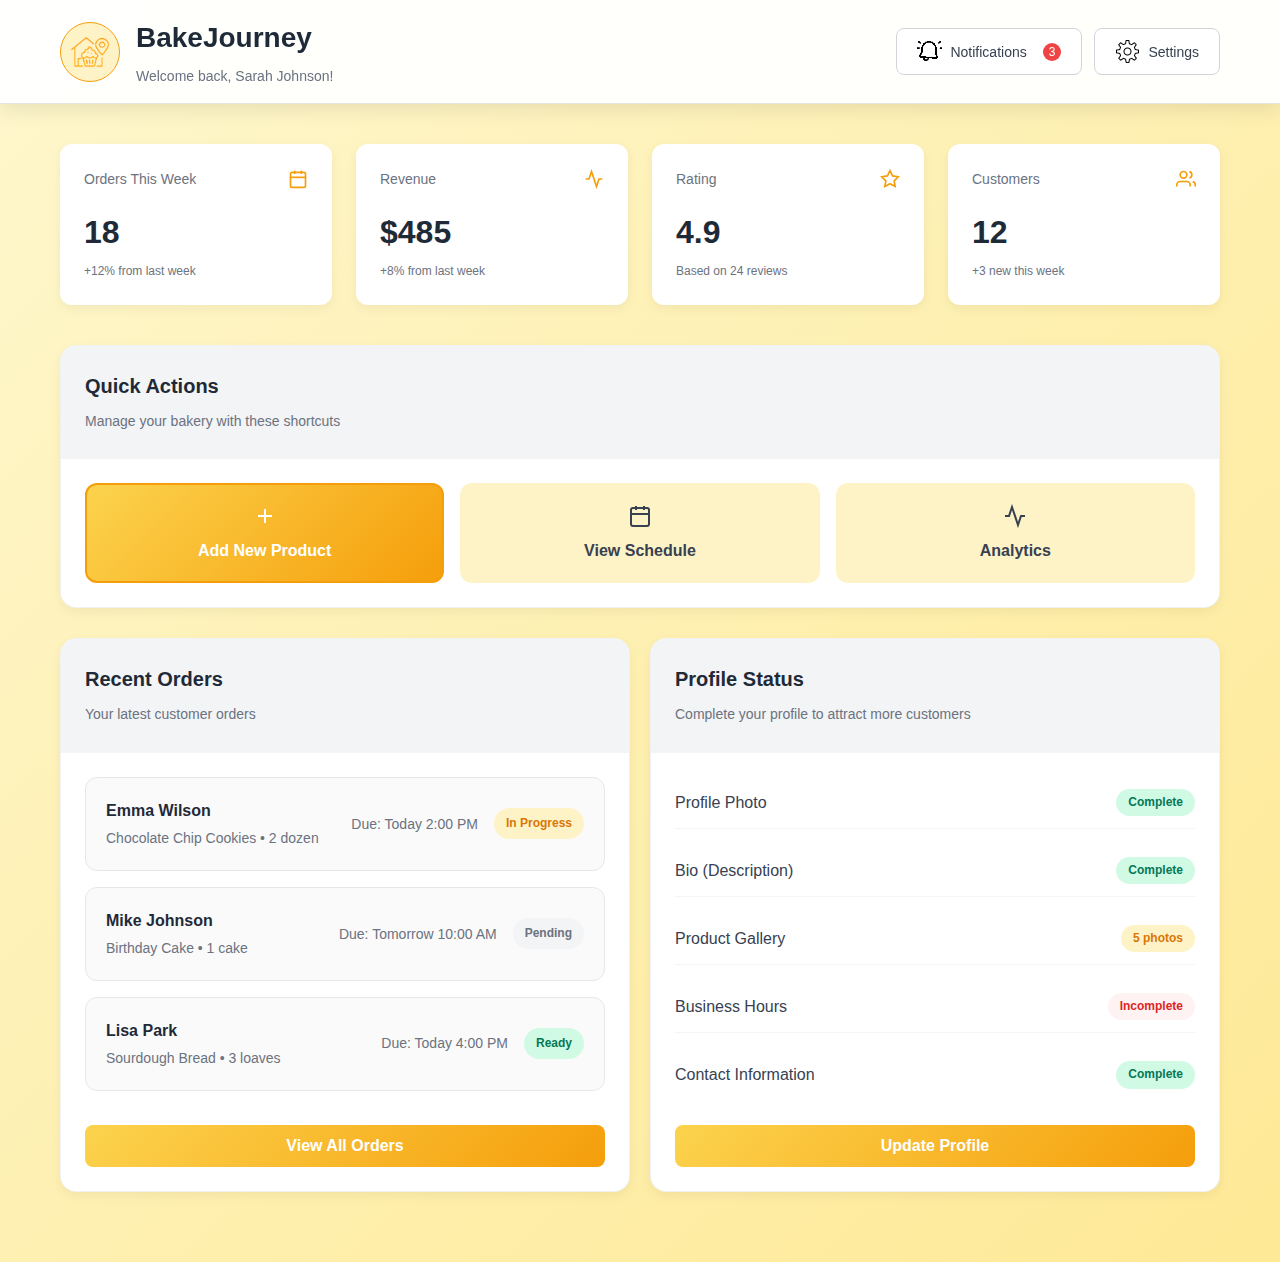
<file: bakerhomepage.html>
<!DOCTYPE html>
<html lang="en">
  <head>
    <meta charset="UTF-8" />
    <meta name="viewport" content="width=device-width, initial-scale=1.0" />
    <title>Baker Dashboard | BakeJourney</title>
    <meta name="description" content="Baker dashboard for managing orders, products, and profile" />
    <link rel="stylesheet" href="bakerhomepage.css" />
  </head>

  <body>
    <!-- Header -->
    <header class="header">
      <div class="container">
        <div class="header-content">
          <div class="brand">
            <div class="brand-icon">
              <img src="Logo.png" alt="BakeJourney Logo" width="40" height="40">
            </div>
            <div>
              <h1 class="brand-title">BakeJourney</h1>
              <p class="brand-subtitle">Welcome back, Sarah Johnson!</p>
            </div>
          </div>
          
          <div class="header-actions">
            <button class="btn">
              <img src="alert.gif" alt="BakeJourney Logo" width="25" height="25"> Notifications
              <span class="notification-badge">3</span>
            </button>
            <button class="btn">
              <img src="settings.png" alt="BakeJourney Logo" width="25" height="25"> Settings
            </button>
          </div>
        </div>
      </div>
    </header>

    <!-- Main Content -->
    <main class="main">
      <div class="container">
        <!-- Quick Stats -->
        <div class="stats-grid">
          <div class="stat-card">
            <div class="stat-header">
              <span class="stat-title">Orders This Week</span>
              <svg class="stat-icon" viewBox="0 0 24 24" fill="none" stroke="currentColor" stroke-width="2">
                <rect x="3" y="4" width="18" height="18" rx="2" ry="2"/>
                <line x1="16" y1="2" x2="16" y2="6"/>
                <line x1="8" y1="2" x2="8" y2="6"/>
                <line x1="3" y1="10" x2="21" y2="10"/>
              </svg>
            </div>
            <div class="stat-value">18</div>
            <div class="stat-change">+12% from last week</div>
          </div>

          <div class="stat-card">
            <div class="stat-header">
              <span class="stat-title">Revenue</span>
              <svg class="stat-icon" viewBox="0 0 24 24" fill="none" stroke="currentColor" stroke-width="2">
                <polyline points="22,12 18,12 15,21 9,3 6,12 2,12"/>
              </svg>
            </div>
            <div class="stat-value">$485</div>
            <div class="stat-change">+8% from last week</div>
          </div>

          <div class="stat-card">
            <div class="stat-header">
              <span class="stat-title">Rating</span>
              <svg class="stat-icon" viewBox="0 0 24 24" fill="none" stroke="currentColor" stroke-width="2">
                <polygon points="12,2 15.09,8.26 22,9.27 17,14.14 18.18,21.02 12,17.77 5.82,21.02 7,14.14 2,9.27 8.91,8.26"/>
              </svg>
            </div>
            <div class="stat-value">4.9</div>
            <div class="stat-change">Based on 24 reviews</div>
          </div>

          <div class="stat-card">
            <div class="stat-header">
              <span class="stat-title">Customers</span>
              <svg class="stat-icon" viewBox="0 0 24 24" fill="none" stroke="currentColor" stroke-width="2">
                <path d="M17 21v-2a4 4 0 0 0-4-4H5a4 4 0 0 0-4 4v2"/>
                <circle cx="9" cy="7" r="4"/>
                <path d="M23 21v-2a4 4 0 0 0-3-3.87"/>
                <path d="M16 3.13a4 4 0 0 1 0 7.75"/>
              </svg>
            </div>
            <div class="stat-value">12</div>
            <div class="stat-change">+3 new this week</div>
          </div>
        </div>

        <!-- Quick Actions -->
        <div class="content-card">
          <div class="card-header">
            <h3>Quick Actions</h3>
            <p class="card-description">Manage your bakery with these shortcuts</p>
          </div>
          <div class="card-content">
            <div class="actions-grid">
              <a href="bakerproductmngmt.html" class="action-btn primary">
                <svg class="action-icon" viewBox="0 0 24 24" fill="none" stroke="currentColor" stroke-width="2">
                  <line x1="12" y1="5" x2="12" y2="19"/>
                  <line x1="5" y1="12" x2="19" y2="12"/>
                </svg>
                <span>Add New Product</span>
              </a>
              <a href="#" class="action-btn">
                <svg class="action-icon" viewBox="0 0 24 24" fill="none" stroke="currentColor" stroke-width="2">
                  <rect x="3" y="4" width="18" height="18" rx="2" ry="2"/>
                  <line x1="16" y1="2" x2="16" y2="6"/>
                  <line x1="8" y1="2" x2="8" y2="6"/>
                  <line x1="3" y1="10" x2="21" y2="10"/>
                </svg>
                <span>View Schedule</span>
              </a>
              <a href="#" class="action-btn">
                <svg class="action-icon" viewBox="0 0 24 24" fill="none" stroke="currentColor" stroke-width="2">
                  <polyline points="22,12 18,12 15,21 9,3 6,12 2,12"/>
                </svg>
                <span>Analytics</span>
              </a>
            </div>
          </div>
        </div>

      <div class="sales-info">
        <!-- Recent Orders -->
        <div class="content-card">
          <div class="card-header">
            <h3>Recent Orders</h3>
            <p class="card-description">Your latest customer orders</p>
          </div>
          <div class="card-content">
            <div class="orders-list">
              <div class="order-item">
                <div class="order-info">
                  <h4>Emma Wilson</h4>
                  <p class="order-details">Chocolate Chip Cookies • 2 dozen</p>
                </div>
                <div class="order-meta">
                  <div class="order-due">Due: Today 2:00 PM</div>
                  <span class="status-badge status-progress">In Progress</span>
                </div>
              </div>

              <div class="order-item">
                <div class="order-info">
                  <h4>Mike Johnson</h4>
                  <p class="order-details">Birthday Cake • 1 cake</p>
                </div>
                <div class="order-meta">
                  <div class="order-due">Due: Tomorrow 10:00 AM</div>
                  <span class="status-badge status-pending">Pending</span>
                </div>
              </div>

              <div class="order-item">
                <div class="order-info">
                  <h4>Lisa Park</h4>
                  <p class="order-details">Sourdough Bread • 3 loaves</p>
                </div>
                <div class="order-meta">
                  <div class="order-due">Due: Today 4:00 PM</div>
                  <span class="status-badge status-ready">Ready</span>
                </div>
              </div>
            </div>
            <div style="margin-top: 34px;">
              <button class="view-btn" style="width: 100%;">View All Orders</button>
            </div>
          </div>
        </div>

        <!-- Profile Status -->
        <div class="content-card">
          <div class="card-header">
            <h3>Profile Status</h3>
            <p class="card-description">Complete your profile to attract more customers</p>
          </div>
          <div class="card-content">
            <div class="profile-items">
              <div class="profile-item">
                <span class="profile-label">Profile Photo</span>
                <span class="profile-badge badge-complete">Complete</span>
              </div>
              <div class="profile-item">
                <span class="profile-label">Bio (Description)</span>
                <span class="profile-badge badge-complete">Complete</span>
              </div>
              <div class="profile-item">
                <span class="profile-label">Product Gallery</span>
                <span class="profile-badge badge-partial">5 photos</span>
              </div>
              <div class="profile-item">
                <span class="profile-label">Business Hours</span>
                <span class="profile-badge badge-incomplete">Incomplete</span>
              </div>
              <div class="profile-item">
                <span class="profile-label">Contact Information</span>
                <span class="profile-badge badge-complete">Complete</span>
              </div>
            </div>
            <div style="margin-top: 24px;">
              <button class="view-btn" style="width: 100%;">Update Profile</button>
            </div>
          </div>
        </div>
      </div>
      </div>
    </main>
  </body>
</html>
</file>
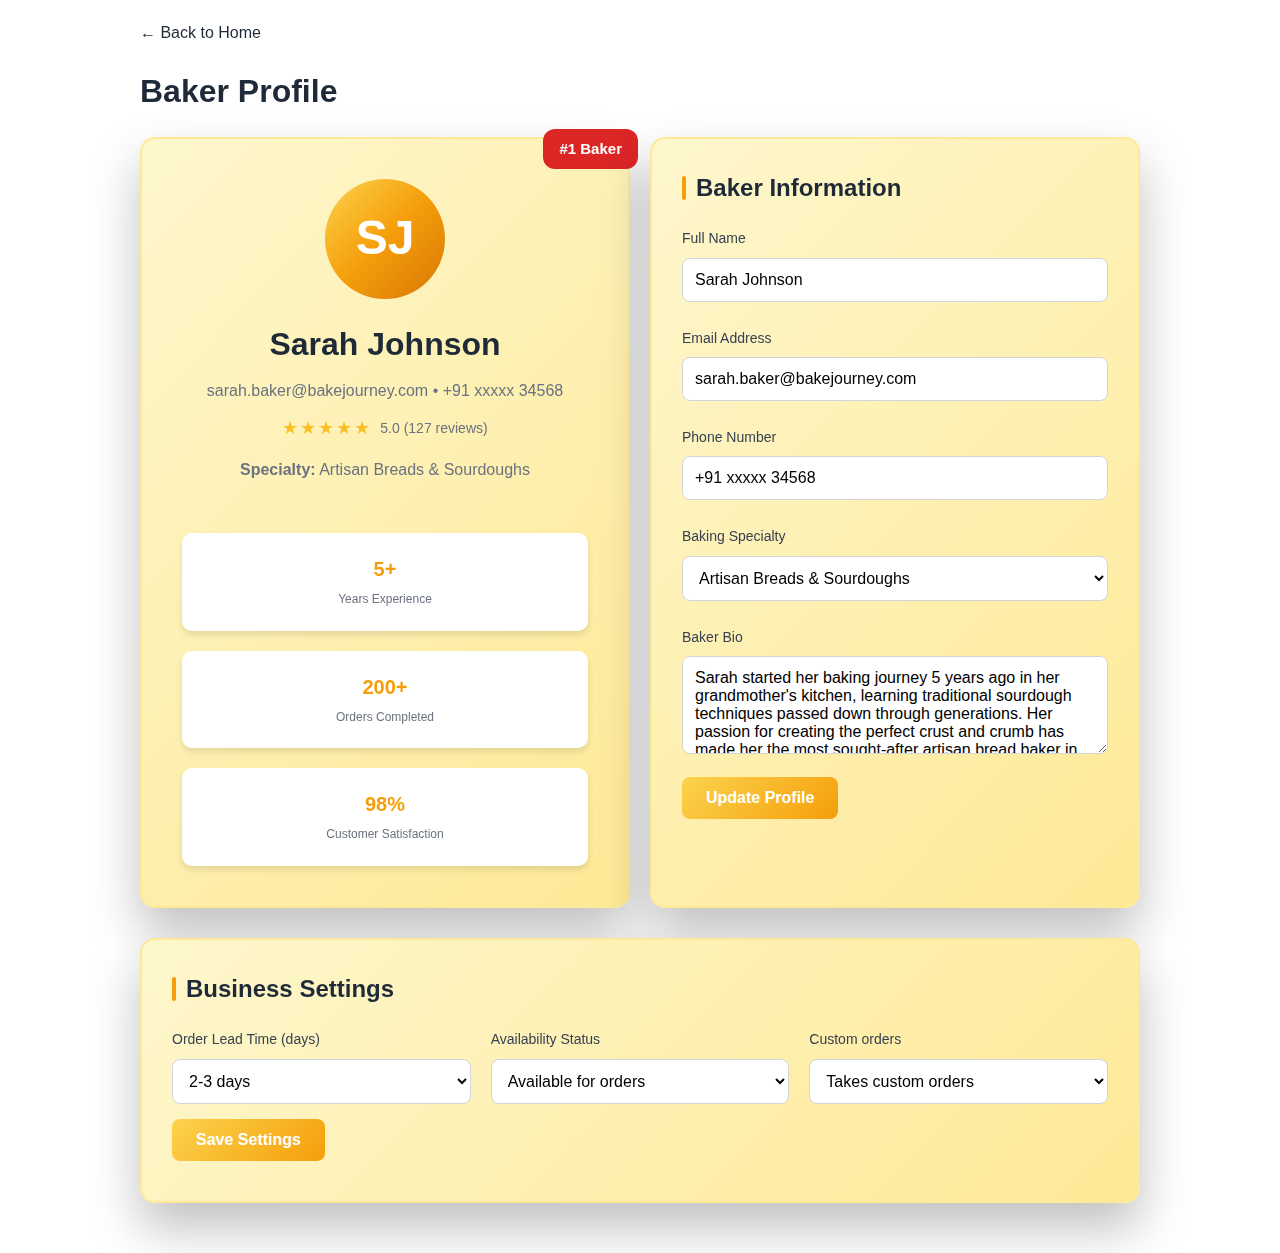
<file: bakerprofile.html>
<!DOCTYPE html>
<html lang="en">
  <head>
    <meta charset="UTF-8" />
    <meta name="viewport" content="width=device-width, initial-scale=1.0" />
    <title>Baker Profile | BakeJourney</title>
    <meta name="description" content="Manage your baker profile and showcase your specialties" />
    <link rel="stylesheet" href="bakerprofile.css" />
  </head>

  <body>
    <div class="container">
      <a href="index.html" class="back-link">← Back to Home</a>

      <h1 class="page-title">Baker Profile</h1>
      <div class="baker-data">
        <!-- Profile Header -->
        <div class="profile-header">
          <div class="profile-avatar">
            SJ
            <div class="ranking-badge">#1 Baker</div>
          </div>
          
          <div class="profile-info">
            <h1>Sarah Johnson</h1>
            <p>sarah.baker@bakejourney.com • +91 xxxxx 34568</p>
            <div class="baker-rating">
              <div class="stars">
                <span class="star">★</span>
                <span class="star">★</span>
                <span class="star">★</span>
                <span class="star">★</span>
                <span class="star">★</span>
              </div>
              <span class="rating-number">5.0 (127 reviews)</span>
            </div>
            <p><strong>Specialty:</strong> Artisan Breads & Sourdoughs</p>
          </div>

          <div class="profile-stats">
            <div class="stat-card">
              <span class="stat-number">5+</span>
              <span class="stat-label">Years Experience</span>
            </div>
            <div class="stat-card">
              <span class="stat-number">200+</span>
              <span class="stat-label">Orders Completed</span>
            </div>
            <div class="stat-card">
              <span class="stat-number">98%</span>
              <span class="stat-label">Customer Satisfaction</span>
            </div>
          </div>
        </div>

        <!-- Baker Information -->
        <div class="profile-section">
          <h2 class="section-title">Baker Information</h2>
          <form>
            <div class="form-grid">
              <div class="form-group">
                <label for="fullName">Full Name</label>
                <input type="text" id="fullName" name="fullName" value="Sarah Johnson">
              </div>
              <div class="form-group">
                <label for="email">Email Address</label>
                <input type="email" id="email" name="email" value="sarah.baker@bakejourney.com">
              </div>
              <div class="form-group">
                <label for="phone">Phone Number</label>
                <input type="tel" id="phone" name="phone" value="+91 xxxxx 34568">
              </div>
              <div class="form-group">
                <label for="specialty">Baking Specialty</label>
                <select id="specialty" name="specialty">
                  <option value="breads" selected>Artisan Breads & Sourdoughs</option>
                  <option value="cakes">Custom Cakes & Pastries</option>
                  <option value="gluten-free">Gluten-Free Treats</option>
                  <option value="desserts">Desserts & Sweets</option>
                  <option value="cookies">Cookies & Biscuits</option>
                  <option value="pies">Pies & Tarts</option>
                  <option value="other">Other</option>
                </select>
              </div>
              <div class="form-group">
                <label for="bio">Baker Bio</label>
                <textarea id="bio" name="bio" rows="4" placeholder="Tell customers about your baking journey and specialties">Sarah started her baking journey 5 years ago in her grandmother's kitchen, learning traditional sourdough techniques passed down through generations. Her passion for creating the perfect crust and crumb has made her the most sought-after artisan bread baker in our community.</textarea>
              </div>
            </div>
            <button type="submit" class="btn">Update Profile</button>
          </form>
        </div>
      </div>

      <!-- Business Settings -->
      <div class="profile-section">
        <h2 class="section-title">Business Settings</h2>
        <form>
          <div class="form-grid">
            <div class="form-group">
              <label for="leadTime">Order Lead Time (days)</label>
              <select id="leadTime" name="leadTime">
                <option value="1">1 day</option>
                <option value="2" selected>2-3 days</option>
                <option value="4">4-5 days</option>
                <option value="7">1 week</option>
                <option value="14">2 weeks</option>
                <option value="30">1 month</option>
                <option value="-">More than 1 month</option>
              </select>
            </div>
            <div class="form-group">
              <label for="availability">Availability Status</label>
              <select id="availability" name="availability">
                <option value="available" selected>Available for orders</option>
                <option value="busy">Busy - limited availability</option>
                <option value="unavailable">Temporarily unavailable</option>
              </select>
            </div>
            <div class="form-group">
              <label for="custom">Custom orders</label>
              <select id="custom" name="custom">
                <option value="available" selected>Takes custom orders</option>
                <option value="busy">Takes limited custom orders</option>
                <option value="unavailable">Temporarily unavailable</option>
                <option value="unavailable">Does not take custom orders</option>
              </select>
            </div>
          </div>
          <button type="submit" class="btn">Save Settings</button>
        </form>
      </div>
    </div>

    <script>
      // Form submission handlers
      document.querySelectorAll('form').forEach(form => {
        form.addEventListener('submit', function(e) {
          e.preventDefault();
          alert('Profile updated successfully! (This is a demo)');
        });
      });

      // Product management
      document.querySelectorAll('.product-card .btn.small').forEach(btn => {
        btn.addEventListener('click', function(e) {
          e.preventDefault();
          if (this.textContent === 'Edit') {
            alert('Edit product functionality (This is a demo)');
          } else if (this.textContent === 'Remove') {
            if (confirm('Are you sure you want to remove this product?')) {
              this.closest('.product-card').remove();
            }
          }
        });
      });
    </script>
  </body>
</html>
</file>
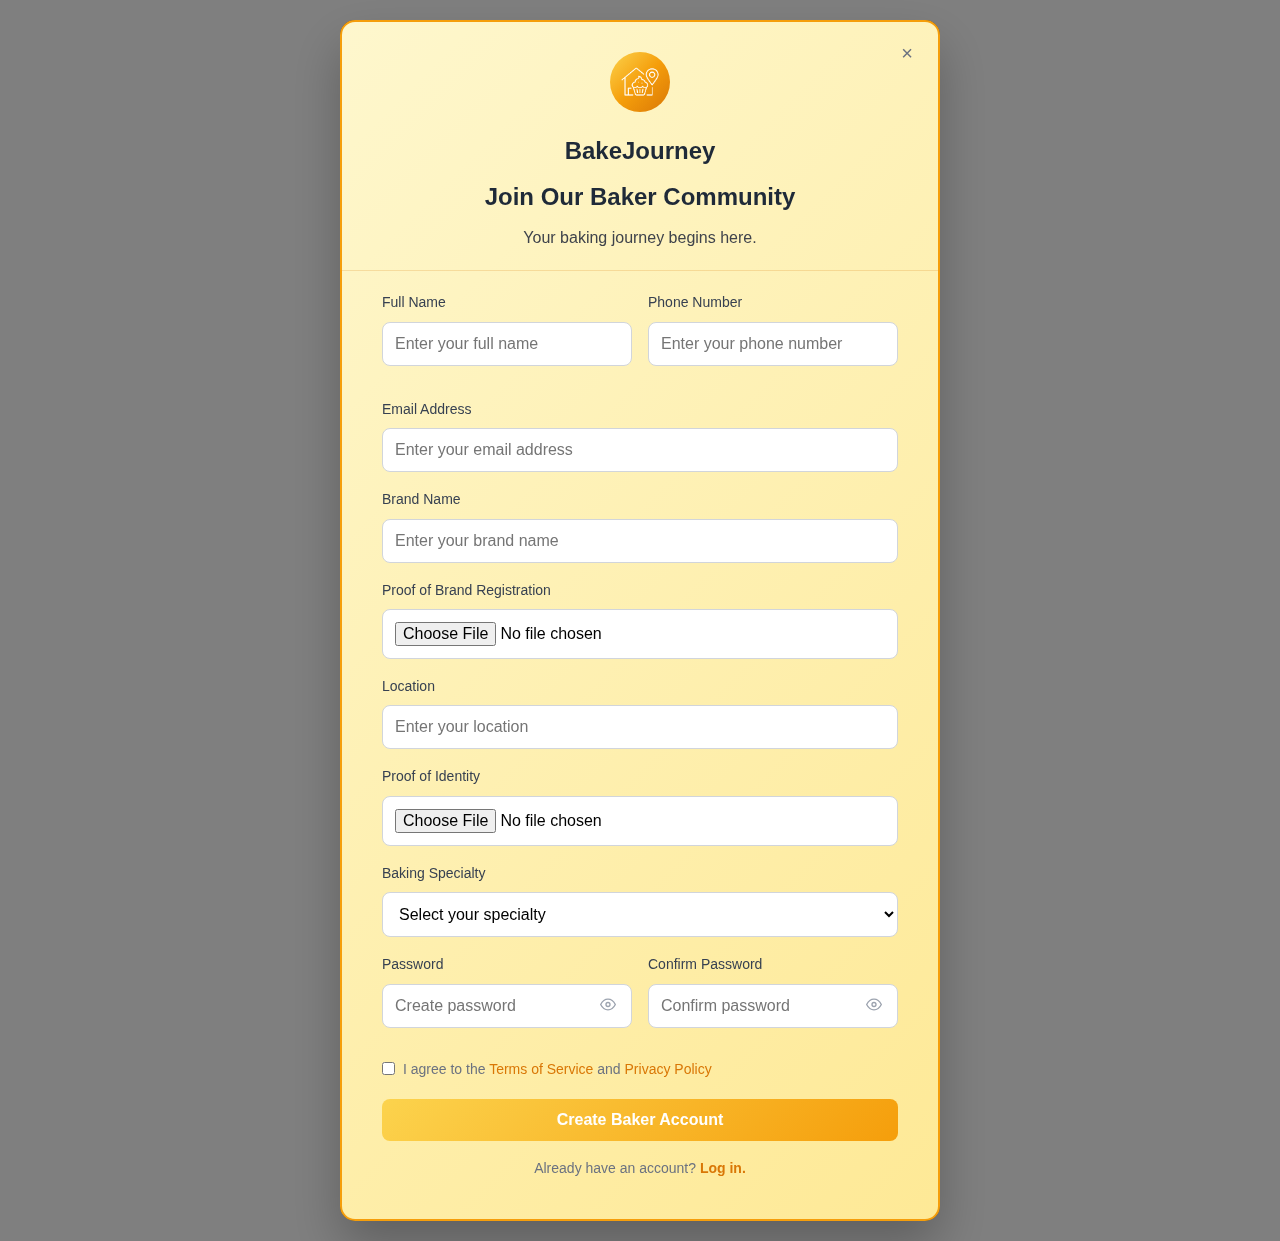
<file: bakersignup.html>
<!DOCTYPE html>
<html lang="en">
  <head>
    <meta charset="UTF-8" />
    <meta name="viewport" content="width=device-width, initial-scale=1.0" />
    <title>Join as a Baker | BakeJouney</title>
    <meta name="description" content="Join our community of talented homebakers and showcase your delicious creations." />
    <link rel="stylesheet" href="bakersignup.css">
   </head>

   </head>

  <body>
    <div class="overlay"></div>
    
    <div class="dialog">
      <button class="close-button" onclick="window.history.back()">×</button>
      
      <div class="dialog-header">
        <div class="logo-icon">
          <img src="media/LogoOpp.png" alt="BakeJourney Logo" width="40" height="40" viewBox="0 0 24 24" fill="none" stroke="currentColor" stroke-width="2" stroke-linecap="round" stroke-linejoin="round" class="logo-image">
        </div>
        <h1 class="brand-name">BakeJourney</h1>
        <h1>Join Our Baker Community</h1>
        <p>Your baking journey begins here.</p>
      </div>

      <div class="dialog-content">
        <form>
          <div class="form-row">
            <div class="form-group">
              <label for="fullName">Full Name</label>
              <input type="text" id="fullName" name="fullName" placeholder="Enter your full name" required>
            </div>
            <div class="form-group">
              <label for="phone">Phone Number</label>
              <input type="tel" id="phone" name="phone" placeholder="Enter your phone number" required>
            </div>
          </div>

          <div class="form-group">
            <label for="email">Email Address</label>
            <input type="email" id="email" name="email" placeholder="Enter your email address" required>
          </div>

          <div class="form-group">
              <label for="brandName">Brand Name</label>
              <input type="text" id="brandName" name="brandName" placeholder="Enter your brand name">
          </div>

          <div class="form-group">
              <label for="brandReg">Proof of Brand Registration</label>
              <input type="file" id="brandReg" name="brandReg" accept=".pdf,.jpg,.jpeg,.png" required>
          </div>

          <div class="form-group">
              <label for="location">Location</label>
              <input type="text" id="location" name="location" placeholder="Enter your location" required>
          </div>

          <div class="form-group">
              <label for="identity">Proof of Identity</label>
              <input type="file" id="identity" name="identity" accept=".pdf,.jpg,.jpeg,.png" required>
          </div>

          <div class="form-group">
            <label for="specialty">Baking Specialty</label>
            <select id="specialty" name="specialty" required>
              <option value="">Select your specialty</option>
              <option value="breads">Artisan Breads & Sourdoughs</option>
              <option value="cakes">Custom Cakes & Pastries</option>
              <option value="gluten-free">Gluten-Free Treats</option>
              <option value="desserts">Desserts & Sweets</option>
              <option value="cookies">Cookies & Biscuits</option>
              <option value="pies">Pies & Tarts</option>
              <option value="other">Other</option>
            </select>
          </div>

          <div class="form-row">
            <div class="form-group">
              <label for="password">Password</label>
              <div class="password-group">
                <input type="password" id="password" name="password" placeholder="Create password" required>
                <button type="button" class="password-toggle" onclick="togglePassword('password')">
                  <svg width="16" height="16" viewBox="0 0 24 24" fill="none" stroke="currentColor" stroke-width="2" stroke-linecap="round" stroke-linejoin="round">
                    <path d="M1 12s4-8 11-8 11 8 11 8-4 8-11 8-11-8-11-8z"/>
                    <circle cx="12" cy="12" r="3"/>
                  </svg>
                </button>
              </div>
            </div>
            <div class="form-group">
              <label for="confirmPassword">Confirm Password</label>
              <div class="password-group">
                <input type="password" id="confirmPassword" name="confirmPassword" placeholder="Confirm password" required>
                <button type="button" class="password-toggle" onclick="togglePassword('confirmPassword')">
                  <svg width="16" height="16" viewBox="0 0 24 24" fill="none" stroke="currentColor" stroke-width="2" stroke-linecap="round" stroke-linejoin="round">
                    <path d="M1 12s4-8 11-8 11 8 11 8-4 8-11 8-11-8-11-8z"/>
                    <circle cx="12" cy="12" r="3"/>
                  </svg>
                </button>
              </div>
            </div>
          </div>

          <div class="checkbox-group">
            <input type="checkbox" id="terms" name="terms" required>
            <label for="terms">I agree to the <a href="#">Terms of Service</a> and <a href="#">Privacy Policy</a></label>
          </div>

          <button type="submit" class="btn">Create Baker Account</button>
        </form>

        <div class="login-link">
          Already have an account? <a href="login.html">Log in.</a>
        </div>
      </div>
    </div>

    <script>
      function togglePassword(inputId) {
        const input = document.getElementById(inputId);
        const button = input.nextElementSibling;
        const icon = button.querySelector('svg');
        
        if (input.type === 'password') {
          input.type = 'text';
          icon.innerHTML = '<path d="M17.94 17.94A10.07 10.07 0 0 1 12 20c-7 0-11-8-11-8a18.45 18.45 0 0 1 5.06-5.94M9.9 4.24A9.12 9.12 0 0 1 12 4c7 0 11 8 11 8a18.5 18.5 0 0 1-2.16 3.19m-6.72-1.07a3 3 0 1 1-4.24-4.24"/><line x1="1" y1="1" x2="23" y2="23"/>';
        } else {
          input.type = 'password';
          icon.innerHTML = '<path d="M1 12s4-8 11-8 11 8 11 8-4 8-11 8-11-8-11-8z"/><circle cx="12" cy="12" r="3"/>';
        }
      }

      // Form validation
      document.querySelector('form').addEventListener('submit', function(e) {
        e.preventDefault();
        
        const password = document.getElementById('password').value;
        const confirmPassword = document.getElementById('confirmPassword').value;
        const terms = document.getElementById('terms').checked;
        
        if (password !== confirmPassword) {
          alert('Passwords do not match!');
          return;
        }
        
        if (!terms) {
          alert('Please agree to the terms and conditions');
          return;
        }
        
        alert('Account created successfully! (This is a demo)');
      });

      // Close dialog when clicking overlay
      document.querySelector('.overlay').addEventListener('click', function() {
        window.history.back();
      });
    </script>
  </body>
</html>
</file>
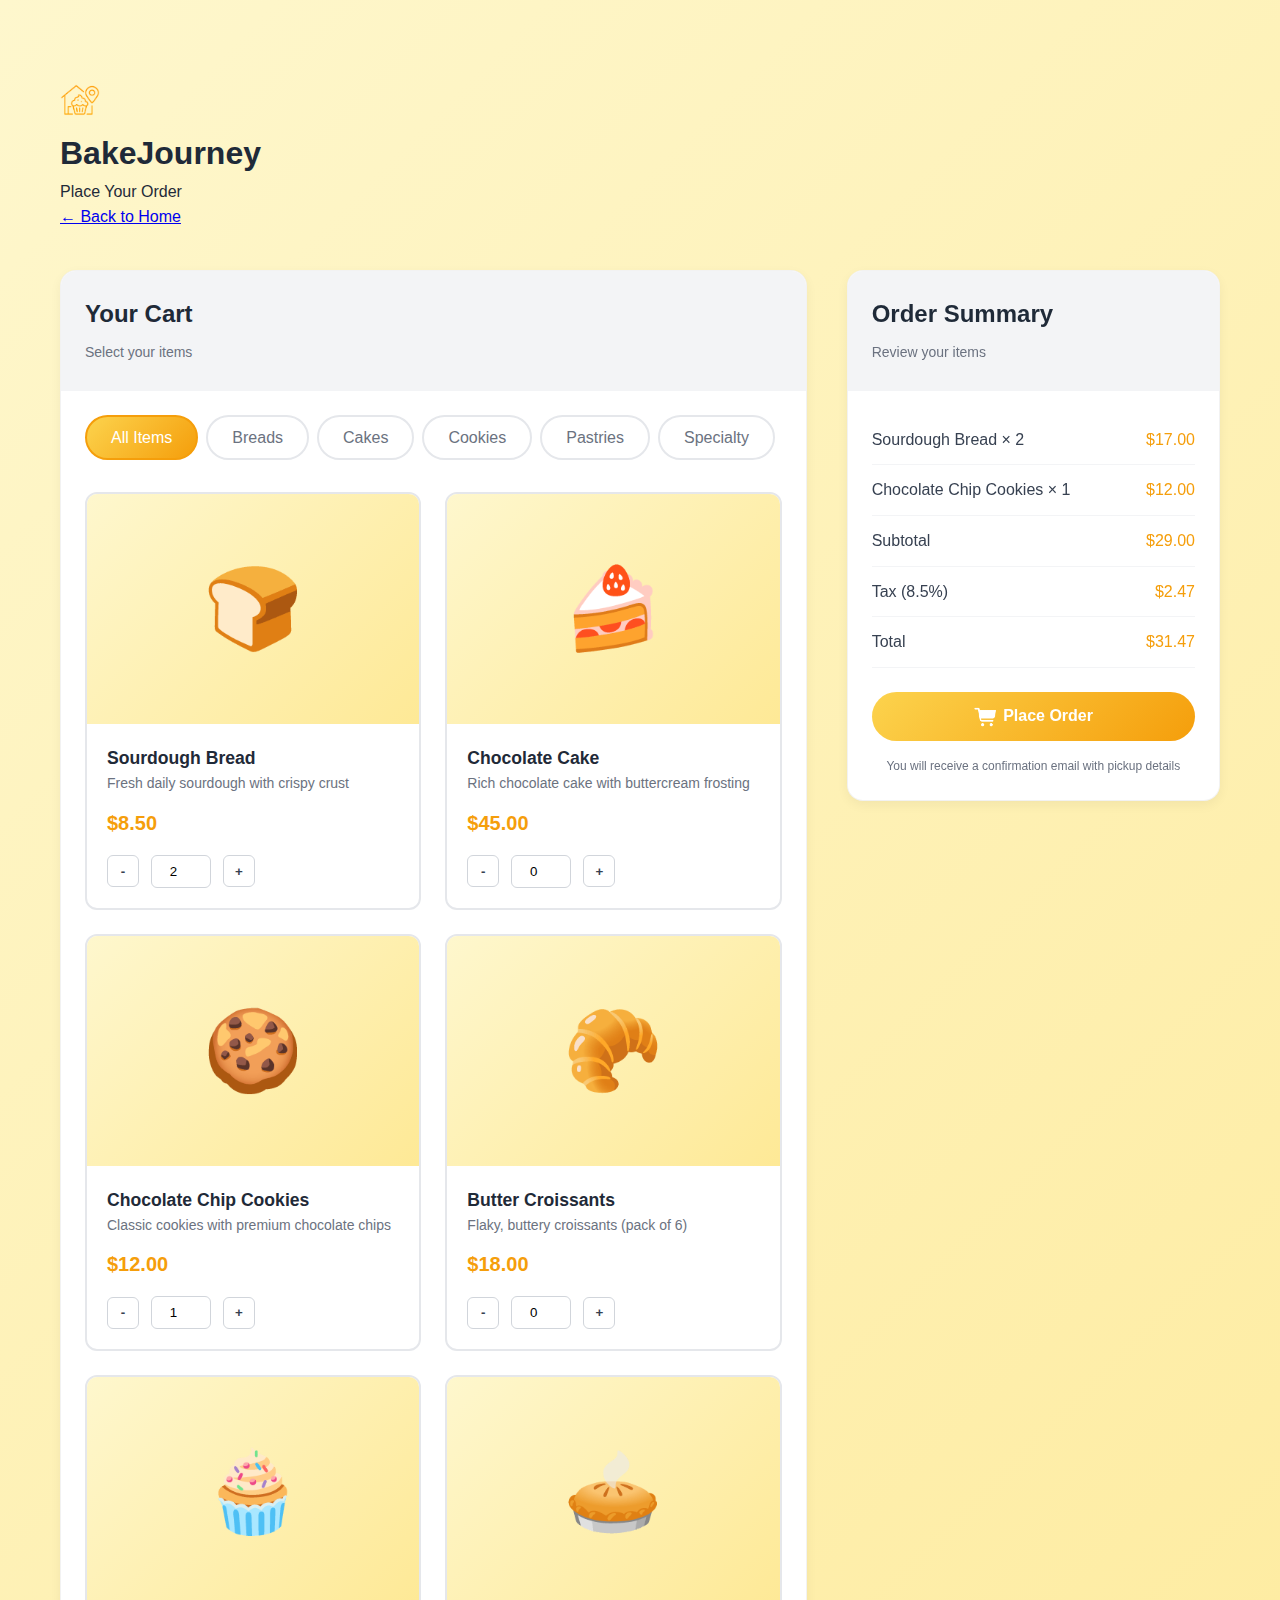
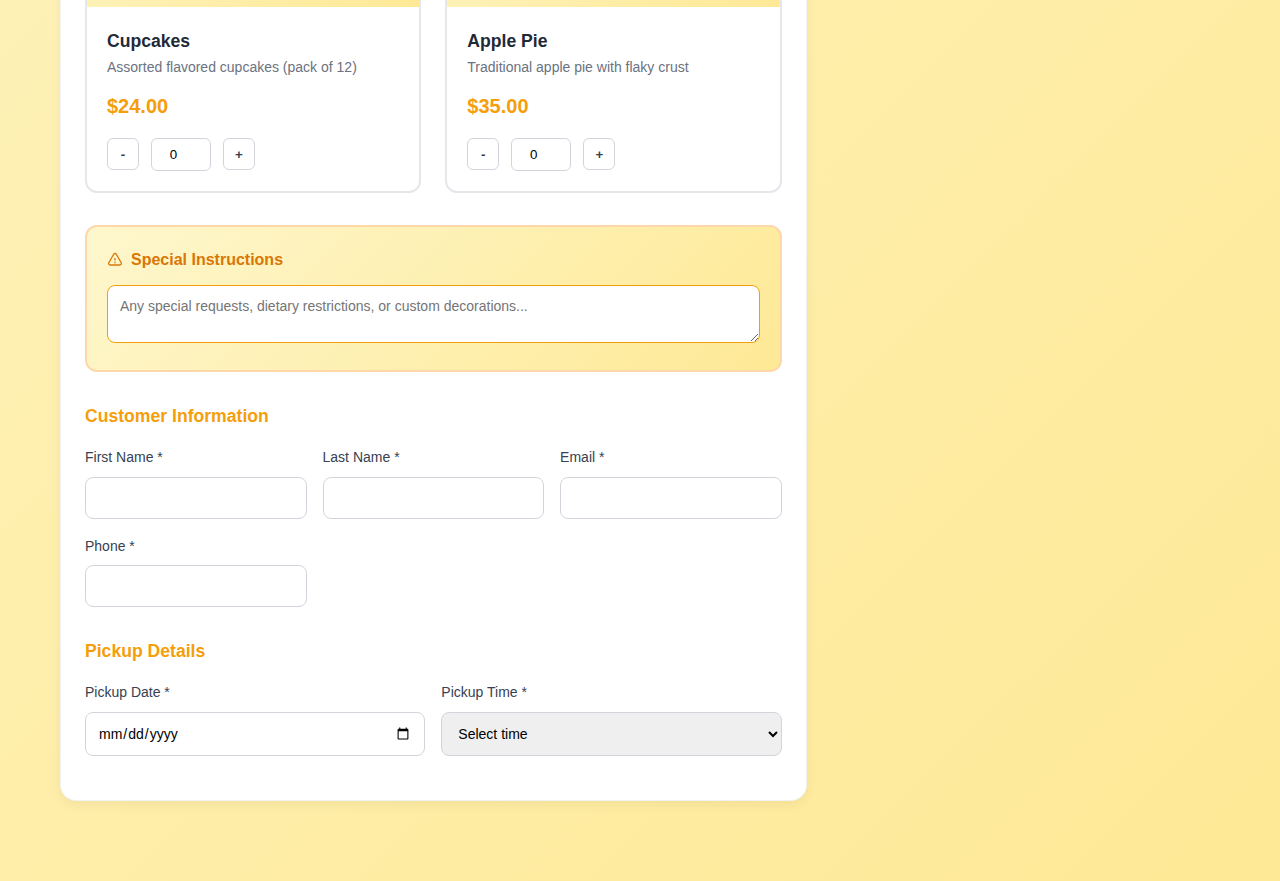
<file: cart.html>
<!DOCTYPE html>
<html lang="en">
  <head>
    <meta charset="UTF-8" />
    <meta name="viewport" content="width=device-width, initial-scale=1.0" />
    <title>Place Your Order - BakeJourney</title>
    <meta name="description" content="Order fresh baked goods" />
    <link rel="stylesheet" href="cart.css" />
  </head>

  <body>
    <!-- Header -->
    <header class="header">
      <div class="container">
        <div class="header-content">
          <div class="brand">
            <div class="brand-logo">
              <img src="media/Logo.png" alt="BakeJourney Logo" width="40" height="40">
            </div>
            <div>
              <h1 class="brand-title">BakeJourney</h1>
              <p class="brand-subtitle">Place Your Order</p>
            </div>
          </div>
          <a href="postlogin.html" class="back-btn">
            ← Back to Home
          </a>
        </div>
      </div>
    </header>

    <!-- Main Content -->
    <main class="main">
      <div class="container">
        <div class="order-grid">
          <!-- Product Selection -->
          <div class="content-card">
            <div class="card-header">
              <h2>Your Cart</h2>
              <p class="card-description">Select your items </p>
            </div>
            <div class="card-content">
              <!-- Category Tabs -->
              <div class="category-tabs">
                <div class="category-tab active">All Items</div>
                <div class="category-tab">Breads</div>
                <div class="category-tab">Cakes</div>
                <div class="category-tab">Cookies</div>
                <div class="category-tab">Pastries</div>
                <div class="category-tab">Specialty</div>
              </div>

              <!-- Products Grid -->
              <div class="products-grid">
                <div class="product-card" onclick="toggleSelect(this)">
                  <div class="product-image">🍞</div>
                  <div class="product-info">
                    <div class="product-name">Sourdough Bread</div>
                    <div class="product-description">Fresh daily sourdough with crispy crust</div>
                    <div class="product-price">$8.50</div>
                    <div class="quantity-controls">
                      <button class="quantity-btn">-</button>
                      <input type="number" class="quantity-input" value="2" min="0">
                      <button class="quantity-btn">+</button>
                    </div>
                  </div>
                </div>

                <div class="product-card" onclick="toggleSelect(this)">
                  <div class="product-image">🍰</div>
                  <div class="product-info">
                    <div class="product-name">Chocolate Cake</div>
                    <div class="product-description">Rich chocolate cake with buttercream frosting</div>
                    <div class="product-price">$45.00</div>
                    <div class="quantity-controls">
                      <button class="quantity-btn">-</button>
                      <input type="number" class="quantity-input" value="0" min="0">
                      <button class="quantity-btn">+</button>
                    </div>
                  </div>
                </div>

                <div class="product-card" onclick="toggleSelect(this)">
                  <div class="product-image">🍪</div>
                  <div class="product-info">
                    <div class="product-name">Chocolate Chip Cookies</div>
                    <div class="product-description">Classic cookies with premium chocolate chips</div>
                    <div class="product-price">$12.00</div>
                    <div class="quantity-controls">
                      <button class="quantity-btn">-</button>
                      <input type="number" class="quantity-input" value="1" min="0">
                      <button class="quantity-btn">+</button>
                    </div>
                  </div>
                </div>

                <div class="product-card" onclick="toggleSelect(this)">
                  <div class="product-image">🥐</div>
                  <div class="product-info">
                    <div class="product-name">Butter Croissants</div>
                    <div class="product-description">Flaky, buttery croissants (pack of 6)</div>
                    <div class="product-price">$18.00</div>
                    <div class="quantity-controls">
                      <button class="quantity-btn">-</button>
                      <input type="number" class="quantity-input" value="0" min="0">
                      <button class="quantity-btn">+</button>
                    </div>
                  </div>
                </div>

                <div class="product-card" onclick="toggleSelect(this)">
                  <div class="product-image">🧁</div>
                  <div class="product-info">
                    <div class="product-name">Cupcakes</div>
                    <div class="product-description">Assorted flavored cupcakes (pack of 12)</div>
                    <div class="product-price">$24.00</div>
                    <div class="quantity-controls">
                      <button class="quantity-btn">-</button>
                      <input type="number" class="quantity-input" value="0" min="0">
                      <button class="quantity-btn">+</button>
                    </div>
                  </div>
                </div>

                <div class="product-card" onclick="toggleSelect(this)">
                  <div class="product-image">🥧</div>
                  <div class="product-info">
                    <div class="product-name">Apple Pie</div>
                    <div class="product-description">Traditional apple pie with flaky crust</div>
                    <div class="product-price">$35.00</div>
                    <div class="quantity-controls">
                      <button class="quantity-btn">-</button>
                      <input type="number" class="quantity-input" value="0" min="0">
                      <button class="quantity-btn">+</button>
                    </div>
                  </div>
                </div>
              </div>

              <!-- Special Instructions -->
              <div class="special-section">
                <h4>
                  <svg width="16" height="16" viewBox="0 0 24 24" fill="none" stroke="currentColor" stroke-width="2">
                    <path d="M12 9v3.75m-9.303 3.376c-.866 1.5.217 3.374 1.948 3.374h14.71c1.73 0 2.813-1.874 1.948-3.374L13.949 3.378c-.866-1.5-3.032-1.5-3.898 0L2.697 16.126zM12 15.75h.007v.008H12v-.008z"/>
                  </svg>
                  Special Instructions
                </h4>
                <textarea 
                  class="form-textarea" 
                  placeholder="Any special requests, dietary restrictions, or custom decorations..."
                  style="width: 100%; border: 1px solid #f59e0b;"
                ></textarea>
              </div>

              <!-- Customer Information -->
              <div class="form-section">
                <h3>Customer Information</h3>
                <div class="form-grid">
                  <div class="form-group">
                    <label class="form-label">First Name *</label>
                    <input type="text" class="form-input" required>
                  </div>
                  <div class="form-group">
                    <label class="form-label">Last Name *</label>
                    <input type="text" class="form-input" required>
                  </div>
                  <div class="form-group">
                    <label class="form-label">Email *</label>
                    <input type="email" class="form-input" required>
                  </div>
                  <div class="form-group">
                    <label class="form-label">Phone *</label>
                    <input type="tel" class="form-input" required>
                  </div>
                </div>
              </div>

              <!-- Pickup Information -->
              <div class="form-section">
                <h3>Pickup Details</h3>
                <div class="form-grid">
                  <div class="form-group">
                    <label class="form-label">Pickup Date *</label>
                    <input type="date" class="form-input" required>
                  </div>
                  <div class="form-group">
                    <label class="form-label">Pickup Time *</label>
                    <select class="form-select" required>
                      <option value="">Select time</option>
                      <option value="08:00">8:00 AM</option>
                      <option value="08:30">8:30 AM</option>
                      <option value="09:00">9:00 AM</option>
                      <option value="09:30">9:30 AM</option>
                      <option value="10:00">10:00 AM</option>
                      <option value="10:30">10:30 AM</option>
                      <option value="11:00">11:00 AM</option>
                      <option value="11:30">11:30 AM</option>
                      <option value="12:00">12:00 PM</option>
                      <option value="12:30">12:30 PM</option>
                      <option value="13:00">1:00 PM</option>
                      <option value="13:30">1:30 PM</option>
                      <option value="14:00">2:00 PM</option>
                      <option value="14:30">2:30 PM</option>
                      <option value="15:00">3:00 PM</option>
                      <option value="15:30">3:30 PM</option>
                      <option value="16:00">4:00 PM</option>
                      <option value="16:30">4:30 PM</option>
                      <option value="17:00">5:00 PM</option>
                    </select>
                  </div>
                </div>
              </div>
            </div>
          </div>

          <!-- Order Summary -->
          <div class="content-card order-summary">
            <div class="card-header">
              <h2>Order Summary</h2>
              <p class="card-description">Review your items</p>
            </div>
            <div class="card-content">
              <div class="summary-item">
                <span class="summary-name">Sourdough Bread × 2</span>
                <span class="summary-price">$17.00</span>
              </div>
              <div class="summary-item">
                <span class="summary-name">Chocolate Chip Cookies × 1</span>
                <span class="summary-price">$12.00</span>
              </div>
              <div class="summary-item">
                <span class="summary-name">Subtotal</span>
                <span class="summary-price">$29.00</span>
              </div>
              <div class="summary-item">
                <span class="summary-name">Tax (8.5%)</span>
                <span class="summary-price">$2.47</span>
              </div>
              <div class="summary-item">
                <span class="summary-name">Total</span>
                <span class="summary-price">$31.47</span>
              </div>
              
              <button class="btn-primary" style="margin-top: 24px;">
                <img src="media/cart2.png" alt="Cart" width="25" height="25" style="vertical-align:middle;"> Place Order
              </button>
              
              <p style="font-size: 0.75rem; color: #6b7280; text-align: center; margin-top: 16px;">
                You will receive a confirmation email with pickup details
              </p>
            </div>
          </div>
        </div>
      </div>
    </main>
    <script>
      function toggleSelect(card) {
        card.classList.toggle('selected');
      }
    </script>
  </body>
</html>
</file>
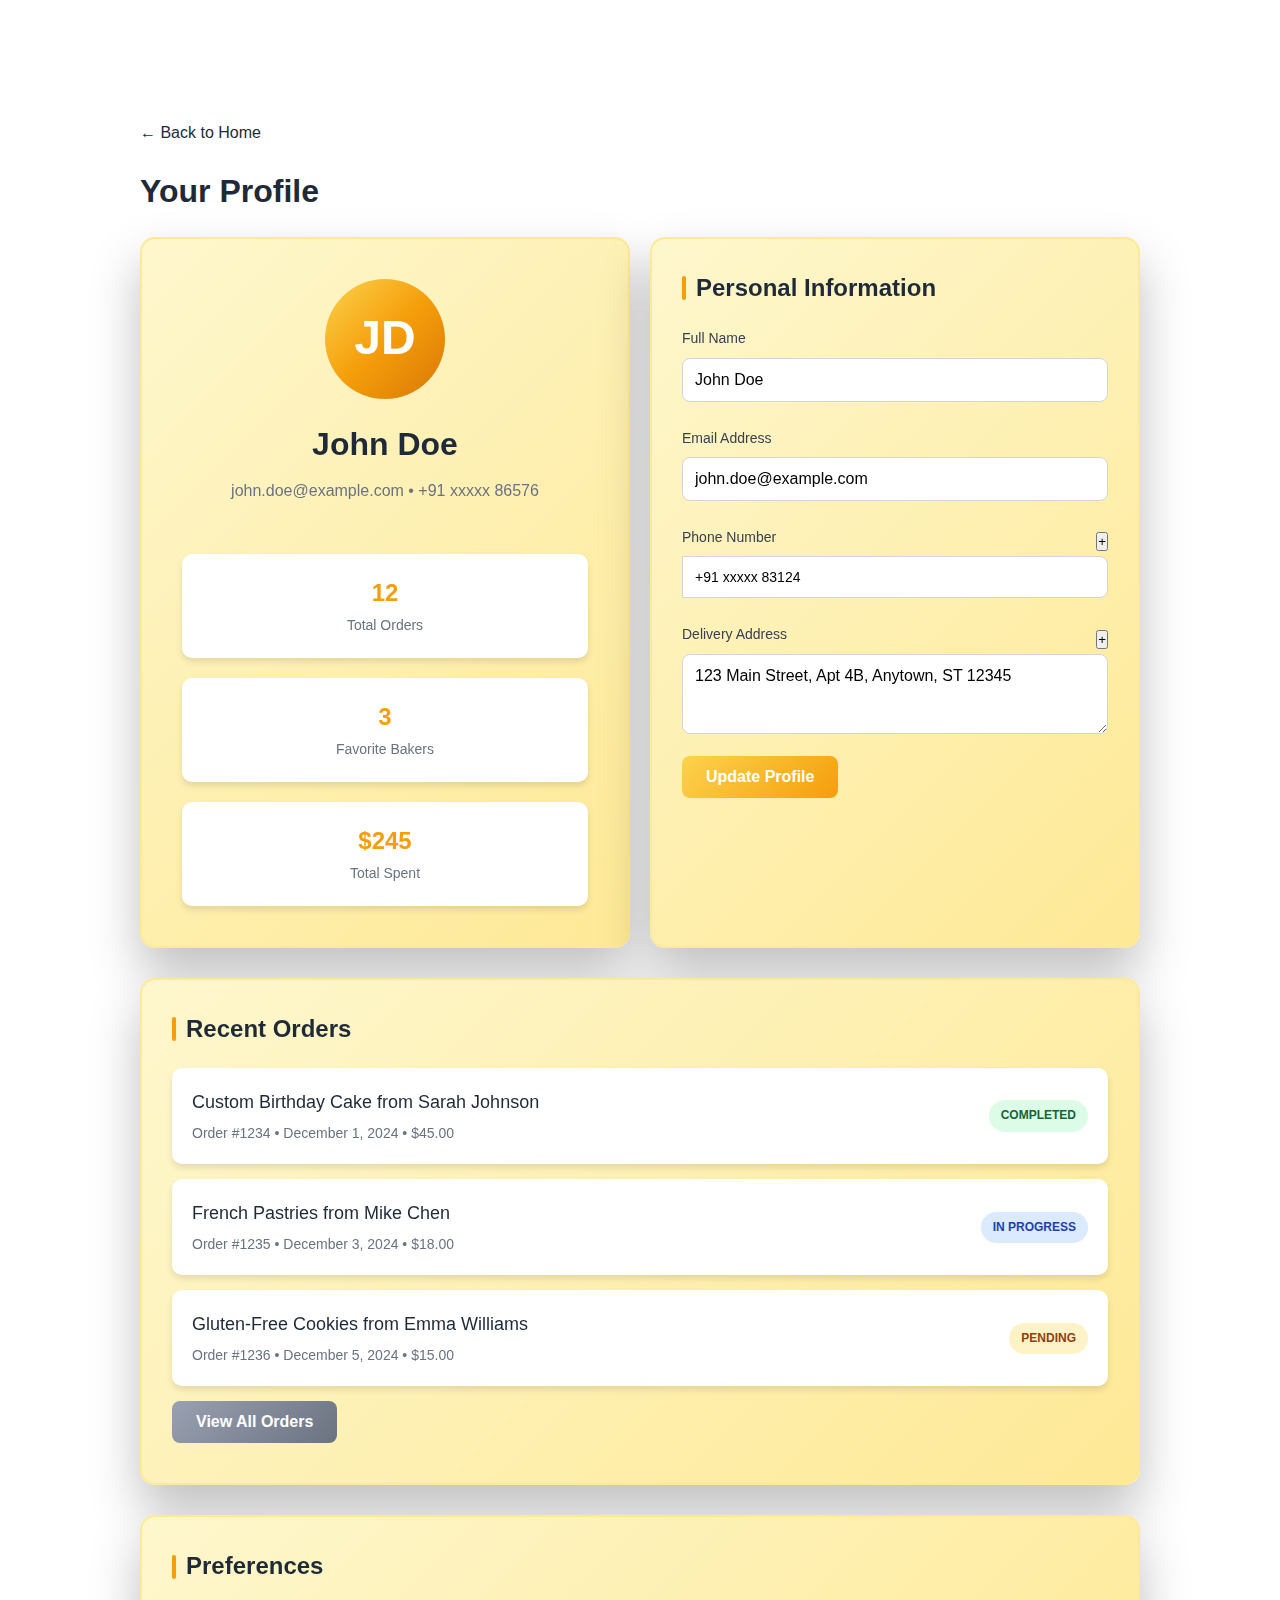
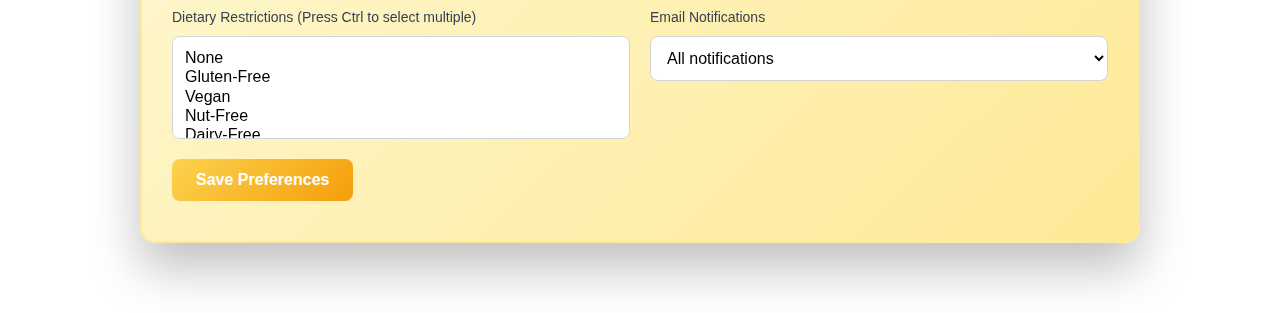
<file: customerprofile.html>
<!DOCTYPE html>
<html lang="en">
  <head>
    <meta charset="UTF-8" />
    <meta name="viewport" content="width=device-width, initial-scale=1.0" />
    <title>Customer Profile | BakeJourney</title>
    <meta name="description" content="Manage your customer profile and orders" />
    <link rel="stylesheet" href="customerprofile.css" />
  </head>

  <body>
    <div class="container">
      <a href="postlogin.html" class="back-link">← Back to Home</a>
      
      <h1 class="page-title">Your Profile</h1>
      <div class="customer-data">
        <!-- Profile Header -->
        <div class="profile-header">
          <div class="profile-avatar">JD</div>
          <h1 class="profile-name">John Doe</h1>
          <p class="profile-contact">john.doe@example.com • +91 xxxxx 86576</p>
          
          <div class="profile-stats">
            <div class="stat-card">
              <span class="stat-number">12</span>
              <span class="stat-label">Total Orders</span>
            </div>
            <div class="stat-card">
              <span class="stat-number">3</span>
              <span class="stat-label">Favorite Bakers</span>
            </div>
            <div class="stat-card">
              <span class="stat-number">$245</span>
              <span class="stat-label">Total Spent</span>
            </div>
          </div>
        </div>

        <!-- Personal Information -->
        <div class="profile-section">
          <h2 class="section-title">Personal Information</h2>
          <form>
            <div class="form-grid">
              <div class="form-group">
                <label for="fullName">Full Name</label>
                <input type="text" id="fullName" name="fullName" value="John Doe">
              </div>
              <div class="form-group">
                <label for="email">Email Address</label>
                <input type="email" id="email" name="email" value="john.doe@example.com">
              </div>
              <div class="form-group">
                <div class="phone-label-row">
                  <label for="phone">Phone Number</label>
                  <div class="add-more-phones">
                    <button class="btn-more" type="button">+</button>
                  </div>
                </div>
                <input type="tel" id="phone" name="phone" value="+91 xxxxx 83124">
              </div>
              <div class="form-group">
                <div class="address-label-row">
                  <label for="address">Delivery Address</label>
                  <div class="add-more-addresses">
                    <button class="btn-more" type="button">+</button>
                  </div>
                </div>
                <textarea id="address" name="address" rows="3" placeholder="Enter your full delivery address">123 Main Street, Apt 4B, Anytown, ST 12345</textarea>
              </div>
            </div>
            <button type="submit" class="btn">Update Profile</button>
          </form>
        </div>
      </div>

      <!-- Recent Orders -->
      <div class="profile-section">
        <h2 class="section-title">Recent Orders</h2>
        
        <div class="order-card">
          <div class="order-info">
            <h4>Custom Birthday Cake from Sarah Johnson</h4>
            <p>Order #1234 • December 1, 2024 • $45.00</p>
          </div>
          <span class="order-status completed">Completed</span>
        </div>

        <div class="order-card">
          <div class="order-info">
            <h4>French Pastries from Mike Chen</h4>
            <p>Order #1235 • December 3, 2024 • $18.00</p>
          </div>
          <span class="order-status in-progress">In Progress</span>
        </div>

        <div class="order-card">
          <div class="order-info">
            <h4>Gluten-Free Cookies from Emma Williams</h4>
            <p>Order #1236 • December 5, 2024 • $15.00</p>
          </div>
          <span class="order-status pending">Pending</span>
        </div>

        <button class="btn secondary">View All Orders</button>
      </div>

      <!-- Preferences -->
      <div class="profile-section">
        <h2 class="section-title">Preferences</h2>
        <form>
          <div class="form-grid">
            <div class="form-group">
              <label for="dietary">Dietary Restrictions (Press Ctrl to select multiple)</label>
              <select id="dietary" name="dietary" multiple>
                <option value="">None</option>
                <option value="gluten-free">Gluten-Free</option>
                <option value="vegan">Vegan</option>
                <option value="nut-free">Nut-Free</option>
                <option value="dairy-free">Dairy-Free</option>
              </select>
            </div>
            <div class="form-group">
              <label for="notifications">Email Notifications</label>
              <select id="notifications" name="notifications">
                <option value="all">All notifications</option>
                <option value="orders">Order updates only</option>
                <option value="none">None</option>
              </select>
            </div>
          </div>
          <button type="submit" class="btn">Save Preferences</button>
        </form>
      </div>
    </div>

    <script>
      // Form submission handlers
      document.querySelectorAll('form').forEach(form => {
        form.addEventListener('submit', function(e) {
          e.preventDefault();
          alert('Profile updated successfully! (This is a demo)');
        });
      });
    </script>
  </body>
</html>
</file>
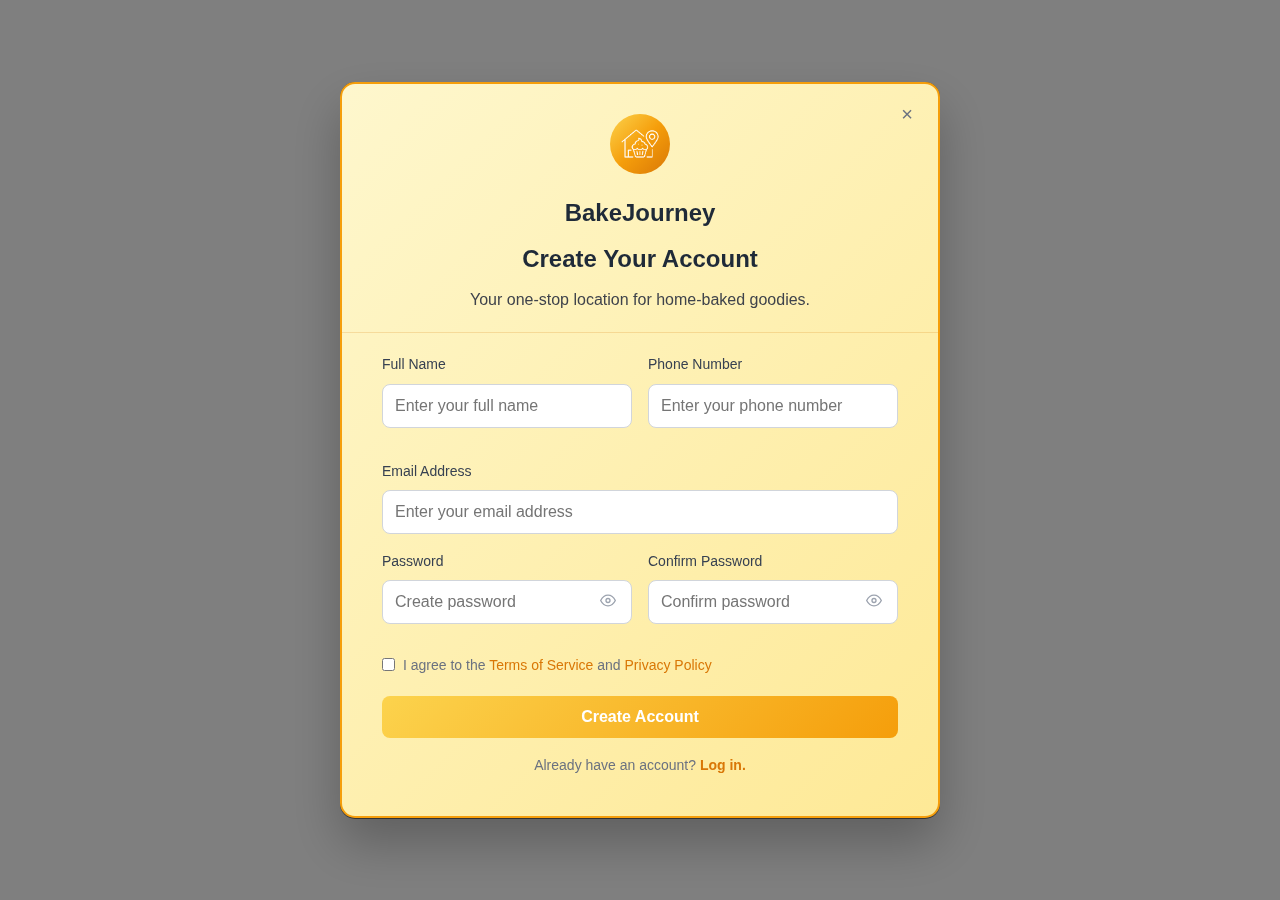
<file: customersignup.html>
<!DOCTYPE html>
<html lang="en">
  <head>
    <meta charset="UTF-8" />
    <meta name="viewport" content="width=device-width, initial-scale=1.0" />
    <title>Sign Up | BakeJouney</title>
    <meta name="description" content="Join our community of talented homebakers and showcase your delicious creations." />
    <link rel="stylesheet" href="customersignup.css">
   </head>

   </head>

  <body>
    <div class="overlay"></div>
    
    <div class="dialog">
      <button class="close-button" onclick="window.history.back()">×</button>
      
      <div class="dialog-header">
        <div class="logo-icon">
          <img src="media/LogoOpp.png" alt="BakeJourney Logo" width="40" height="40" viewBox="0 0 24 24" fill="none" stroke="currentColor" stroke-width="2" stroke-linecap="round" stroke-linejoin="round" class="logo-image">
        </div>
        <h1 class="brand-name">BakeJourney</h1>
        <h1>Create Your Account</h1>
        <p>Your one-stop location for home-baked goodies.</p>
      </div>

      <div class="dialog-content">
        <form>
          <div class="form-row">
            <div class="form-group">
              <label for="fullName">Full Name</label>
              <input type="text" id="fullName" name="fullName" placeholder="Enter your full name" required>
            </div>
            <div class="form-group">
              <label for="phone">Phone Number</label>
              <input type="tel" id="phone" name="phone" placeholder="Enter your phone number" required>
            </div>
          </div>

          <div class="form-group">
            <label for="email">Email Address</label>
            <input type="email" id="email" name="email" placeholder="Enter your email address" required>
          </div>

          <div class="form-row">
            <div class="form-group">
              <label for="password">Password</label>
              <div class="password-group">
                <input type="password" id="password" name="password" placeholder="Create password" required>
                <button type="button" class="password-toggle" onclick="togglePassword('password')">
                  <svg width="16" height="16" viewBox="0 0 24 24" fill="none" stroke="currentColor" stroke-width="2" stroke-linecap="round" stroke-linejoin="round">
                    <path d="M1 12s4-8 11-8 11 8 11 8-4 8-11 8-11-8-11-8z"/>
                    <circle cx="12" cy="12" r="3"/>
                  </svg>
                </button>
              </div>
            </div>
            <div class="form-group">
              <label for="confirmPassword">Confirm Password</label>
              <div class="password-group">
                <input type="password" id="confirmPassword" name="confirmPassword" placeholder="Confirm password" required>
                <button type="button" class="password-toggle" onclick="togglePassword('confirmPassword')">
                  <svg width="16" height="16" viewBox="0 0 24 24" fill="none" stroke="currentColor" stroke-width="2" stroke-linecap="round" stroke-linejoin="round">
                    <path d="M1 12s4-8 11-8 11 8 11 8-4 8-11 8-11-8-11-8z"/>
                    <circle cx="12" cy="12" r="3"/>
                  </svg>
                </button>
              </div>
            </div>
          </div>

          <div class="checkbox-group">
            <input type="checkbox" id="terms" name="terms" required>
            <label for="terms">I agree to the <a href="#">Terms of Service</a> and <a href="#">Privacy Policy</a></label>
          </div>

          <button type="submit" class="btn">Create Account</button>
        </form>

        <div class="login-link">
          Already have an account? <a href="login.html">Log in.</a>
        </div>
      </div>
    </div>

    <script>
      function togglePassword(inputId) {
        const input = document.getElementById(inputId);
        const button = input.nextElementSibling;
        const icon = button.querySelector('svg');
        
        if (input.type === 'password') {
          input.type = 'text';
          icon.innerHTML = '<path d="M17.94 17.94A10.07 10.07 0 0 1 12 20c-7 0-11-8-11-8a18.45 18.45 0 0 1 5.06-5.94M9.9 4.24A9.12 9.12 0 0 1 12 4c7 0 11 8 11 8a18.5 18.5 0 0 1-2.16 3.19m-6.72-1.07a3 3 0 1 1-4.24-4.24"/><line x1="1" y1="1" x2="23" y2="23"/>';
        } else {
          input.type = 'password';
          icon.innerHTML = '<path d="M1 12s4-8 11-8 11 8 11 8-4 8-11 8-11-8-11-8z"/><circle cx="12" cy="12" r="3"/>';
        }
      }

      // Form validation
      document.querySelector('form').addEventListener('submit', function(e) {
        e.preventDefault();
        
        const password = document.getElementById('password').value;
        const confirmPassword = document.getElementById('confirmPassword').value;
        const terms = document.getElementById('terms').checked;
        
        if (password !== confirmPassword) {
          alert('Passwords do not match!');
          return;
        }
        
        if (!terms) {
          alert('Please agree to the terms and conditions');
          return;
        }
        
        alert('Account created successfully! (This is a demo)');
      });

      // Close dialog when clicking overlay
      document.querySelector('.overlay').addEventListener('click', function() {
        window.history.back();
      });
    </script>
  </body>
</html>
</file>
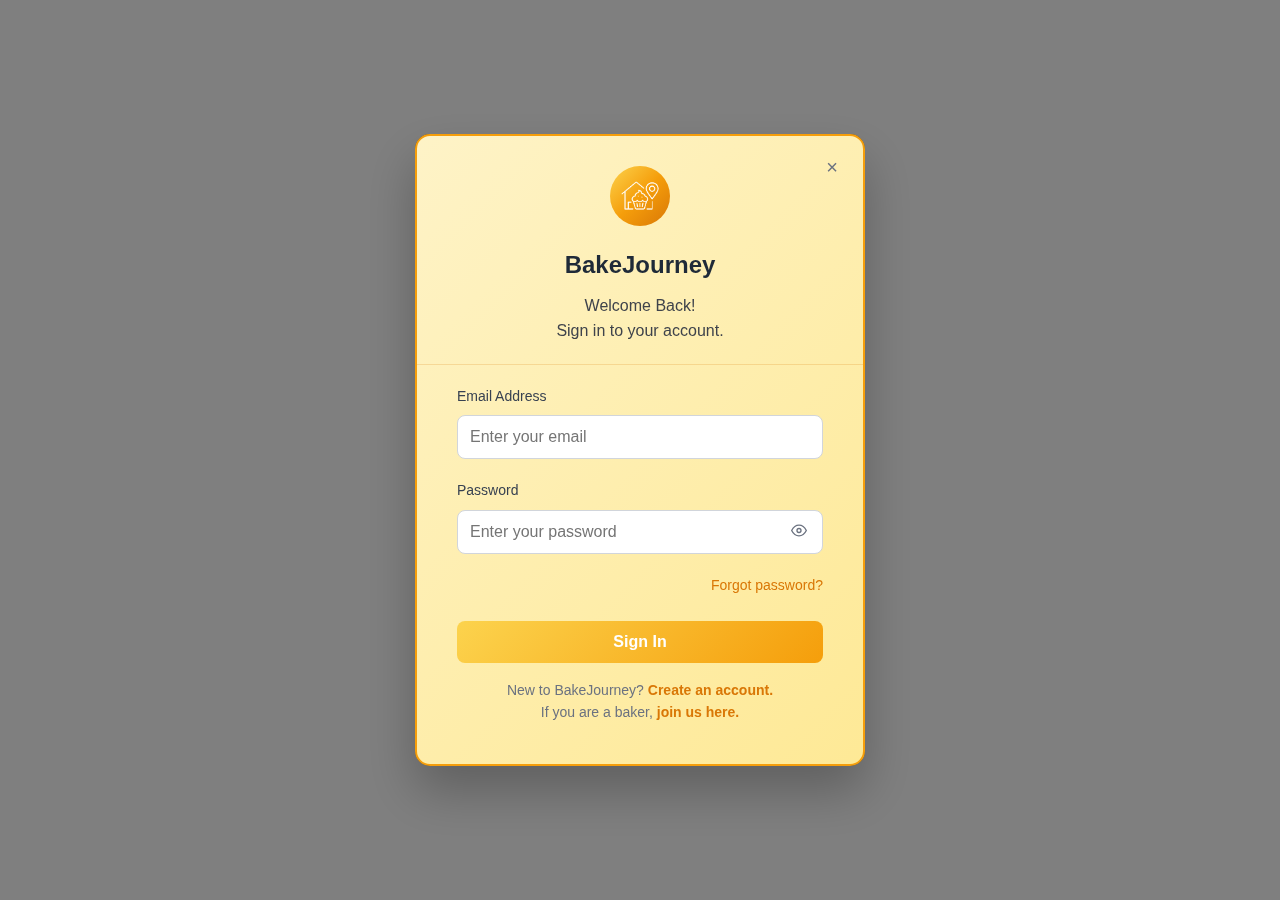
<file: login.html>
<!DOCTYPE html>
<html lang="en">
  <head>
    <meta charset="UTF-8" />
    <meta name="viewport" content="width=device-width, initial-scale=1.0" />
     <title>Login | BakeJourney</title>
    <meta name="description" content="Sign in to your BakeJourney account" />
    <link rel="stylesheet" href="login.css" />
    </head>

   <body>
    <div class="overlay"></div>
    
    <div class="dialog">
      <button class="close-button" onclick="window.history.back()">×</button>
      
      <div class="dialog-header">
        <div class="logo-icon">
          <img src="media/LogoOpp.png" alt="BakeJourney Logo" width="40" height="40" viewBox="0 0 24 24" fill="none" stroke="currentColor" stroke-width="2" stroke-linecap="round" stroke-linejoin="round" class="logo-image">
        </div>
        <h1 class="brand-name">BakeJourney</h1>
        <p>Welcome Back!</p>
        <p>Sign in to your account.</p>
      </div>

      <div class="dialog-content">
        <form>
          <div class="form-group">
            <label for="email">Email Address</label>
            <input type="email" id="email" name="email" placeholder="Enter your email" required>
          </div>

          <div class="form-group">
            <label for="password">Password</label>
            <div class="password-group">
              <input type="password" id="password" name="password" placeholder="Enter your password" required>
              <button type="button" class="password-toggle" onclick="togglePassword('password')">
                <svg width="16" height="16" viewBox="0 0 24 24" fill="none" stroke="currentColor" stroke-width="2" stroke-linecap="round" stroke-linejoin="round">
                  <path d="M1 12s4-8 11-8 11 8 11 8-4 8-11 8-11-8-11-8z"/>
                  <circle cx="12" cy="12" r="3"/>
                </svg>
              </button>
            </div>
          </div>

          <div class="form-options">
            <a href="#" class="forgot-password">Forgot password?</a>
          </div>

          <button type="submit" class="btn">Sign In</button>
        </form>

        <div class="signup-link">
          New to BakeJourney? <a href="customersignup.html">Create an account.</a><br>
          If you are a baker, <a href="bakersignup.html">join us here.</a>
        </div>
      </div>
    </div>

    <script>
      function togglePassword(inputId) {
        const input = document.getElementById(inputId);
        const button = input.nextElementSibling;
        const icon = button.querySelector('svg');
        
        if (input.type === 'password') {
          input.type = 'text';
          icon.innerHTML = '<path d="M17.94 17.94A10.07 10.07 0 0 1 12 20c-7 0-11-8-11-8a18.45 18.45 0 0 1 5.06-5.94M9.9 4.24A9.12 9.12 0 0 1 12 4c7 0 11 8 11 8a18.5 18.5 0 0 1-2.16 3.19m-6.72-1.07a3 3 0 1 1-4.24-4.24"/><line x1="1" y1="1" x2="23" y2="23"/>';
        } else {
          input.type = 'password';
          icon.innerHTML = '<path d="M1 12s4-8 11-8 11 8 11 8-4 8-11 8-11-8-11-8z"/><circle cx="12" cy="12" r="3"/>';
        }
      }

      // Close dialog when clicking overlay
      document.querySelector('.overlay').addEventListener('click', function() {
        window.history.back();
      });

      // Form submission
      document.querySelector('form').addEventListener('submit', function(e) {
        e.preventDefault();
        alert('Login successful! (This is a demo)');
      });
    </script>
  </body>
</html>
</html>
</file>
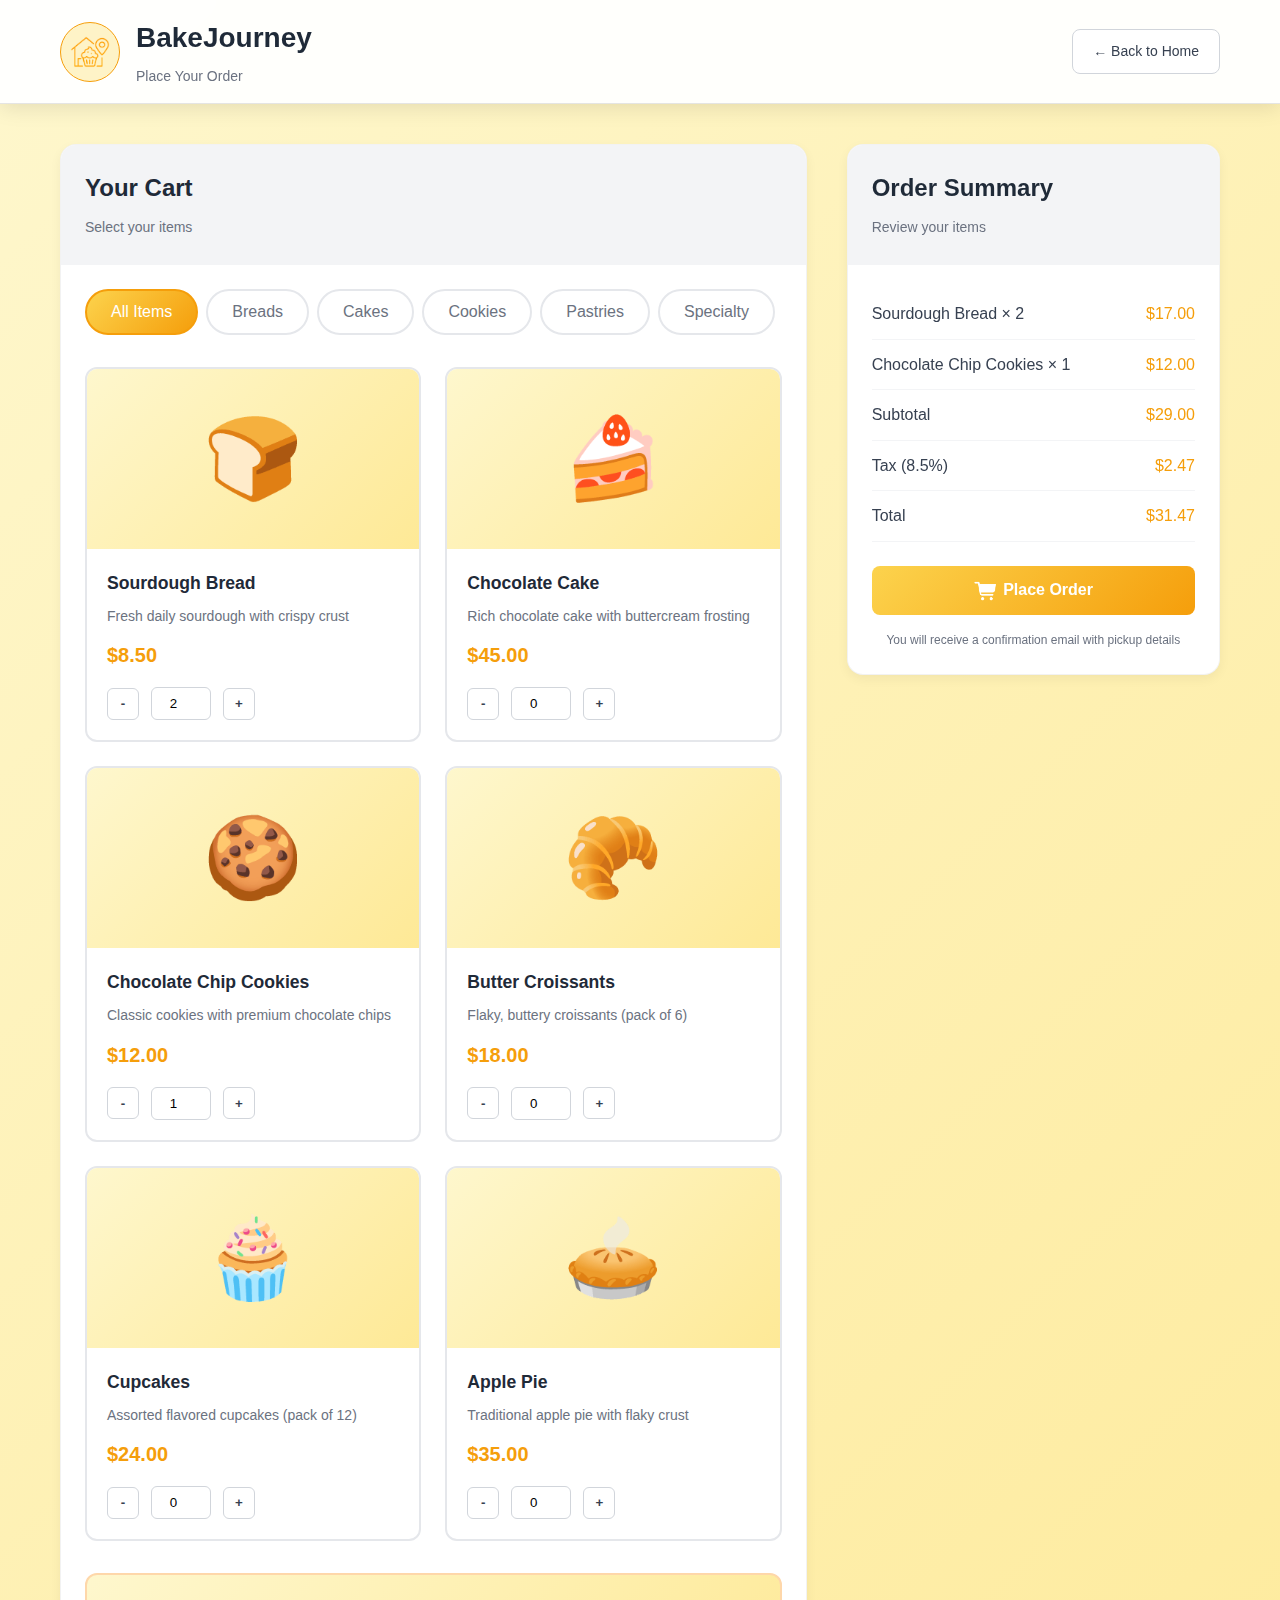
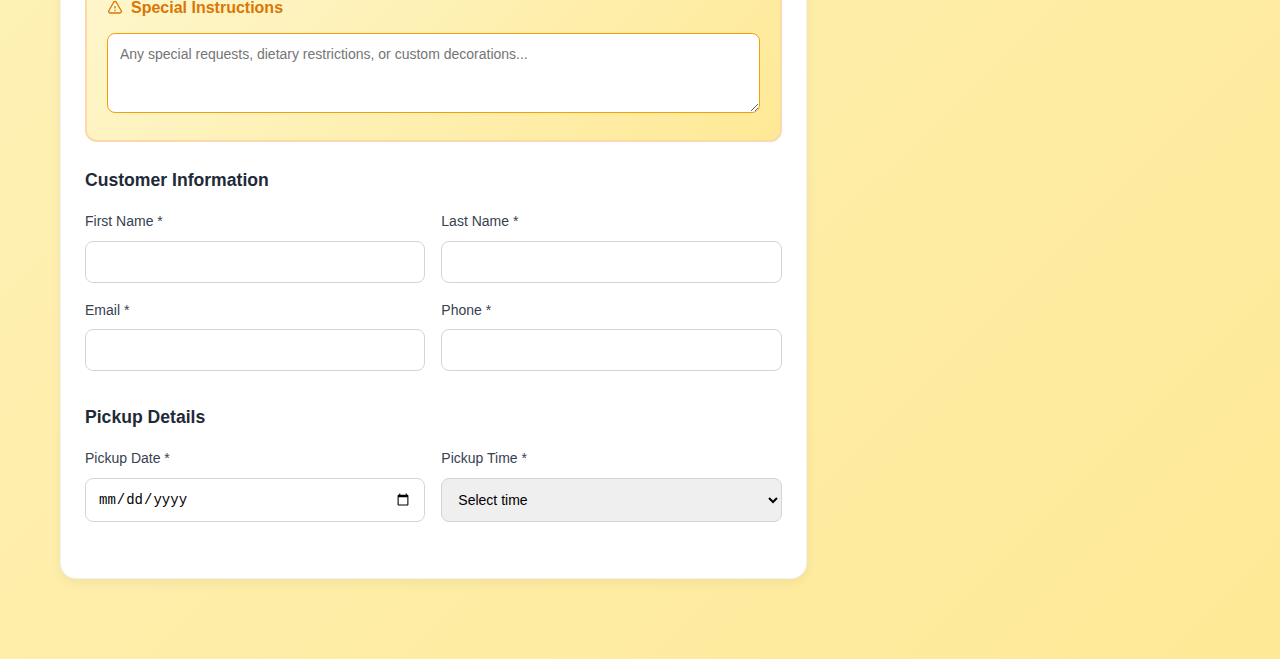
<file: orderplacement.html>
<!DOCTYPE html>
<html lang="en">
  <head>
    <meta charset="UTF-8" />
    <meta name="viewport" content="width=device-width, initial-scale=1.0" />
    <title>Place Your Order - BakeJourney</title>
    <meta name="description" content="Order fresh baked goods" />
    <link rel="stylesheet" href="orderplacement.css" />
  </head>

  <body>
    <!-- Header -->
    <header class="header">
      <div class="container">
        <div class="header-content">
          <div class="brand">
            <div class="brand-logo">
              <img src="Logo.png" alt="BakeJourney Logo" width="40" height="40">
            </div>
            <div>
              <h1 class="brand-title">BakeJourney</h1>
              <p class="brand-subtitle">Place Your Order</p>
            </div>
          </div>
          <a href="bakerhomepage.html" class="back-btn">
            ← Back to Home
          </a>
        </div>
      </div>
    </header>

    <!-- Main Content -->
    <main class="main">
      <div class="container">
        <div class="order-grid">
          <!-- Product Selection -->
          <div class="content-card">
            <div class="card-header">
              <h2>Your Cart</h2>
              <p class="card-description">Select your items </p>
            </div>
            <div class="card-content">
              <!-- Category Tabs -->
              <div class="category-tabs">
                <div class="category-tab active">All Items</div>
                <div class="category-tab">Breads</div>
                <div class="category-tab">Cakes</div>
                <div class="category-tab">Cookies</div>
                <div class="category-tab">Pastries</div>
                <div class="category-tab">Specialty</div>
              </div>

              <!-- Products Grid -->
              <div class="products-grid">
                <div class="product-card" onclick="toggleSelect(this)">
                  <div class="product-image">🍞</div>
                  <div class="product-info">
                    <div class="product-name">Sourdough Bread</div>
                    <div class="product-description">Fresh daily sourdough with crispy crust</div>
                    <div class="product-price">$8.50</div>
                    <div class="quantity-controls">
                      <button class="quantity-btn">-</button>
                      <input type="number" class="quantity-input" value="2" min="0">
                      <button class="quantity-btn">+</button>
                    </div>
                  </div>
                </div>

                <div class="product-card" onclick="toggleSelect(this)">
                  <div class="product-image">🍰</div>
                  <div class="product-info">
                    <div class="product-name">Chocolate Cake</div>
                    <div class="product-description">Rich chocolate cake with buttercream frosting</div>
                    <div class="product-price">$45.00</div>
                    <div class="quantity-controls">
                      <button class="quantity-btn">-</button>
                      <input type="number" class="quantity-input" value="0" min="0">
                      <button class="quantity-btn">+</button>
                    </div>
                  </div>
                </div>

                <div class="product-card" onclick="toggleSelect(this)">
                  <div class="product-image">🍪</div>
                  <div class="product-info">
                    <div class="product-name">Chocolate Chip Cookies</div>
                    <div class="product-description">Classic cookies with premium chocolate chips</div>
                    <div class="product-price">$12.00</div>
                    <div class="quantity-controls">
                      <button class="quantity-btn">-</button>
                      <input type="number" class="quantity-input" value="1" min="0">
                      <button class="quantity-btn">+</button>
                    </div>
                  </div>
                </div>

                <div class="product-card" onclick="toggleSelect(this)">
                  <div class="product-image">🥐</div>
                  <div class="product-info">
                    <div class="product-name">Butter Croissants</div>
                    <div class="product-description">Flaky, buttery croissants (pack of 6)</div>
                    <div class="product-price">$18.00</div>
                    <div class="quantity-controls">
                      <button class="quantity-btn">-</button>
                      <input type="number" class="quantity-input" value="0" min="0">
                      <button class="quantity-btn">+</button>
                    </div>
                  </div>
                </div>

                <div class="product-card" onclick="toggleSelect(this)">
                  <div class="product-image">🧁</div>
                  <div class="product-info">
                    <div class="product-name">Cupcakes</div>
                    <div class="product-description">Assorted flavored cupcakes (pack of 12)</div>
                    <div class="product-price">$24.00</div>
                    <div class="quantity-controls">
                      <button class="quantity-btn">-</button>
                      <input type="number" class="quantity-input" value="0" min="0">
                      <button class="quantity-btn">+</button>
                    </div>
                  </div>
                </div>

                <div class="product-card" onclick="toggleSelect(this)">
                  <div class="product-image">🥧</div>
                  <div class="product-info">
                    <div class="product-name">Apple Pie</div>
                    <div class="product-description">Traditional apple pie with flaky crust</div>
                    <div class="product-price">$35.00</div>
                    <div class="quantity-controls">
                      <button class="quantity-btn">-</button>
                      <input type="number" class="quantity-input" value="0" min="0">
                      <button class="quantity-btn">+</button>
                    </div>
                  </div>
                </div>
              </div>

              <!-- Special Instructions -->
              <div class="special-section">
                <h4>
                  <svg width="16" height="16" viewBox="0 0 24 24" fill="none" stroke="currentColor" stroke-width="2">
                    <path d="M12 9v3.75m-9.303 3.376c-.866 1.5.217 3.374 1.948 3.374h14.71c1.73 0 2.813-1.874 1.948-3.374L13.949 3.378c-.866-1.5-3.032-1.5-3.898 0L2.697 16.126zM12 15.75h.007v.008H12v-.008z"/>
                  </svg>
                  Special Instructions
                </h4>
                <textarea 
                  class="form-textarea" 
                  placeholder="Any special requests, dietary restrictions, or custom decorations..."
                  style="width: 100%; border: 1px solid #f59e0b;"
                ></textarea>
              </div>

              <!-- Customer Information -->
              <div class="form-section">
                <h3>Customer Information</h3>
                <div class="form-grid">
                  <div class="form-group">
                    <label class="form-label">First Name *</label>
                    <input type="text" class="form-input" required>
                  </div>
                  <div class="form-group">
                    <label class="form-label">Last Name *</label>
                    <input type="text" class="form-input" required>
                  </div>
                  <div class="form-group">
                    <label class="form-label">Email *</label>
                    <input type="email" class="form-input" required>
                  </div>
                  <div class="form-group">
                    <label class="form-label">Phone *</label>
                    <input type="tel" class="form-input" required>
                  </div>
                </div>
              </div>

              <!-- Pickup Information -->
              <div class="form-section">
                <h3>Pickup Details</h3>
                <div class="form-grid">
                  <div class="form-group">
                    <label class="form-label">Pickup Date *</label>
                    <input type="date" class="form-input" required>
                  </div>
                  <div class="form-group">
                    <label class="form-label">Pickup Time *</label>
                    <select class="form-select" required>
                      <option value="">Select time</option>
                      <option value="08:00">8:00 AM</option>
                      <option value="08:30">8:30 AM</option>
                      <option value="09:00">9:00 AM</option>
                      <option value="09:30">9:30 AM</option>
                      <option value="10:00">10:00 AM</option>
                      <option value="10:30">10:30 AM</option>
                      <option value="11:00">11:00 AM</option>
                      <option value="11:30">11:30 AM</option>
                      <option value="12:00">12:00 PM</option>
                      <option value="12:30">12:30 PM</option>
                      <option value="13:00">1:00 PM</option>
                      <option value="13:30">1:30 PM</option>
                      <option value="14:00">2:00 PM</option>
                      <option value="14:30">2:30 PM</option>
                      <option value="15:00">3:00 PM</option>
                      <option value="15:30">3:30 PM</option>
                      <option value="16:00">4:00 PM</option>
                      <option value="16:30">4:30 PM</option>
                      <option value="17:00">5:00 PM</option>
                    </select>
                  </div>
                </div>
              </div>
            </div>
          </div>

          <!-- Order Summary -->
          <div class="content-card order-summary">
            <div class="card-header">
              <h2>Order Summary</h2>
              <p class="card-description">Review your items</p>
            </div>
            <div class="card-content">
              <div class="summary-item">
                <span class="summary-name">Sourdough Bread × 2</span>
                <span class="summary-price">$17.00</span>
              </div>
              <div class="summary-item">
                <span class="summary-name">Chocolate Chip Cookies × 1</span>
                <span class="summary-price">$12.00</span>
              </div>
              <div class="summary-item">
                <span class="summary-name">Subtotal</span>
                <span class="summary-price">$29.00</span>
              </div>
              <div class="summary-item">
                <span class="summary-name">Tax (8.5%)</span>
                <span class="summary-price">$2.47</span>
              </div>
              <div class="summary-item">
                <span class="summary-name">Total</span>
                <span class="summary-price">$31.47</span>
              </div>
              
              <button class="btn-primary" style="margin-top: 24px;">
                <img src="cart2.png" alt="Cart" width="25" height="25" style="vertical-align:middle;"> Place Order
              </button>
              
              <p style="font-size: 0.75rem; color: #6b7280; text-align: center; margin-top: 16px;">
                You will receive a confirmation email with pickup details
              </p>
            </div>
          </div>
        </div>
      </div>
    </main>
    <script>
      function toggleSelect(card) {
        card.classList.toggle('selected');
      }
    </script>
  </body>
</html>
</file>
<file: bakerhomepage.css>
* {
  margin: 0;
  padding: 0;
  box-sizing: border-box;
}

body {
  font-family: 'Segoe UI', Roboto, sans-serif;
  line-height: 1.6;
  background: linear-gradient(135deg, #fef7cd 0%, #fee996 100%);
  min-height: 100vh;
  color: #1f2a38;
}

.container {
  max-width: 1200px;
  margin: 0 auto;
  padding: 0 20px;
}

h1, h2, h3 {
  font-family: 'Puanto', Roboto, sans-serif;
}

/* Header */
.header {
  background: rgba(255, 255, 255, 0.95);
  backdrop-filter: blur(12px);
  box-shadow: 0 4px 20px rgba(0, 0, 0, 0.1);
  border-bottom: 1px solid rgba(0, 0, 0, 0.1);
  padding: 16px 0;
}

.header-content {
  display: flex;
  align-items: center;
  justify-content: space-between;
  flex-wrap: wrap;
  gap: 16px;
}

.brand {
  display: flex;
  align-items: center;
  gap: 16px;
}

.brand-icon {
  width: 60px;
  height: 60px;
  border-radius: 50%;
  border: 1px solid #f59e0b;
  background: #fef3c7;
  display: flex;
  align-items: center;
  justify-content: center;
}

.brand-title {
  font-size: 1.75rem;
  font-weight: bold;
  color: #1f2a38;
  margin-bottom: 4px;
}

.brand-subtitle {
  grid-template-columns: repeat(2, auto);
  color: #6b7280;
  font-size: 0.875rem;
}

.header-actions {
  display: flex;
  align-items: center;
  gap: 12px;
  flex-wrap: wrap;
}

.btn {
  display: inline-flex;
  align-items: center;
  justify-content: center;
  padding: 10px 20px;
  border: 1px solid #d1d5db;
  border-radius: 8px;
  background: white;
  color: #374151;
  text-decoration: none;
  font-size: 0.875rem;
  font-weight: 500;
  cursor: pointer;
  transition: all 0.3s ease;
  gap: 8px;
}

.btn:hover {
  background: #fef7cd;
  border-color: #f59e0b;
}

.btn-primary {
  background: linear-gradient(135deg, #fcd34d, #f59e0b);
  color: white;
  border-color: #d97706;
}

.btn-primary:hover {
  background: linear-gradient(135deg, #f59e0b, #d97706);
}

.notification-badge {
  background: #ef4444;
  color: white;
  font-size: 0.75rem;
  padding: 2px 6px;
  border-radius: 50px;
  margin-left: 8px;
}

.view-btn {
  display: inline-flex;
  align-items: center;
  justify-content: center;
  padding: 12px 24px;
  border: none;
  border-radius: 8px;
  background: linear-gradient(135deg, #fcd34d, #f59e0b);
  color: #ffffff;
  text-decoration: none;
  font-size: 16px;
  font-weight: 600;
  cursor: pointer;
  transition: all 0.3s ease;
  gap: 8px;
}

.view-btn:hover {
  background: linear-gradient(135deg, #f59e0b, #d97706);
  border-color: #f59e0b;
}


/* Main Content */
.main {
  padding: 40px 0;
}

.dashboard-grid {
  display: grid;
  gap: 30px;
}

/* Stats Cards */
.stats-grid {
  display: grid;
  grid-template-columns: repeat(auto-fit, minmax(250px, 1fr));
  gap: 24px;
  margin-bottom: 40px;
}

.stat-card {
  background: white;
  border-radius: 12px;
  padding: 24px;
  box-shadow: 0 4px 12px rgba(0, 0, 0, 0.05);
  transition: all 0.3s ease;
}

.stat-card:hover {
  background: linear-gradient(135deg, #ffffff 30%, #fee996);
  box-shadow: 0 8px 25px rgba(0, 0, 0, 0.3);
  transform: translateY(-2px);
}

.stat-header {
  display: flex;
  align-items: center;
  justify-content: space-between;
  margin-bottom: 16px;
}

.stat-title {
  font-size: 0.875rem;
  font-weight: 500;
  color: #6b7280;
}

.stat-icon {
  color: #f59e0b;
  width: 20px;
  height: 20px;
}

.stat-value {
  font-size: 2rem;
  font-weight: bold;
  color: #1f2a38;
  margin-bottom: 4px;
}

.stat-change {
  font-size: 0.75rem;
  color: #6b7280;
}

/* Content Cards */
.content-card {
  background: white;
  border-radius: 16px;
  box-shadow: 0 4px 12px rgba(0, 0, 0, 0.05);
  border: 1px solid rgba(0, 0, 0, 0.05);
  overflow: hidden;
  margin-bottom: 30px;
}

.card-header {
  padding: 24px 24px 0 24px;
  background: #f3f4f6;
  border-bottom: 3px solid #f3f4f6;
  margin-bottom: 24px;
}

.card-header h3 {
  font-size: 1.25rem;
  font-weight: 600;
  color: #1f2a38;
  margin-bottom: 8px;
}

.card-description {
  color: #6b7280;
  margin-bottom: 24px;
  font-size: 0.875rem;
}

.card-content {
  padding: 0 24px 24px 24px;
}

/* Quick Actions */
.actions-grid {
  display: grid;
  grid-template-columns: repeat(auto-fit, minmax(200px, 1fr));
  gap: 16px;
}

.action-btn {
  height: 100px;
  display: flex;
  flex-direction: column;
  align-items: center;
  justify-content: center;
  gap: 10px;
  border: 2px solid #fef3c7;
  border-radius: 12px;
  background: #fef3c7;
  color: #374151;
  font-weight: 600;
  cursor: pointer;
  transition: all 0.3s ease;
  text-decoration: none;
}

.action-btn:hover {
  border: 2px solid #f59e0b;
  background: #fef3c7;
  transform: translateY(-2px);
}

.action-btn.primary {
  background: linear-gradient(135deg, #fcd34d, #f59e0b);
  color: white;
  border-color: #f59e0b;
}

.action-btn.primary:hover {
  background: linear-gradient(135deg, #f59e0b, #d97706);
  transform: translateY(-2px);
}

.action-icon {
  width: 24px;
  height: 24px;
}

.sales-info{
  display: grid;
  grid-template-columns: repeat(auto-fit, minmax(250px, 1fr));
  gap: 20px;
}

/* Orders List */
.orders-list {
  display: flex;
  flex-direction: column;
  gap: 16px;
}

.order-item {
  display: flex;
  align-items: center;
  justify-content: space-between;
  padding: 20px;
  border: 1px solid #e5e7eb;
  border-radius: 12px;
  background: #fafafa;
  transition: all 0.3s ease;
}

.order-item:hover {
  background: white;
  box-shadow: 0 4px 12px rgba(0, 0, 0, 0.05);
}

.order-info h4 {
  font-weight: 600;
  color: #1f2a38;
  margin-bottom: 4px;
}

.order-details {
  font-size: 0.875rem;
  color: #6b7280;
}

.order-meta {
  display: flex;
  align-items: center;
  gap: 16px;
  text-align: right;
}

.order-due {
  font-size: 0.875rem;
  color: #6b7280;
}

.status-badge {
  padding: 6px 12px;
  border-radius: 20px;
  font-size: 0.75rem;
  font-weight: 600;
}

.status-ready {
  background: #d1fae5;
  color: #047857;
}

.status-progress {
  background: #fef3c7;
  color: #d97706;
}

.status-pending {
  background: #f3f4f6;
  color: #6b7280;
}

/* Profile Status */
.profile-items {
  display: flex;
  flex-direction: column;
  gap: 16px;
}

.profile-item {
  display: flex;
  align-items: center;
  justify-content: space-between;
  padding: 12px 0;
  border-bottom: 1px solid #f3f4f6;
}

.profile-item:last-child {
  border-bottom: none;
}

.profile-label {
  color: #374151;
  font-weight: 500;
}

.profile-badge {
  padding: 4px 12px;
  border-radius: 16px;
  font-size: 0.75rem;
  font-weight: 600;
}

.badge-complete {
  background: #d1fae5;
  color: #047857;
}

.badge-incomplete {
  background: #fef2f2;
  color: #dc2626;
}

.badge-partial {
  background: #fef3c7;
  color: #d97706;
}

/* Responsive Design */
@media (max-width: 768px) {
  .header-content {
    flex-direction: column;
    align-items: flex-start;
  }

  .stats-grid {
    grid-template-columns: 1fr;
  }

  .actions-grid {
    grid-template-columns: 1fr;
  }

  .order-item {
    flex-direction: column;
    align-items: flex-start;
    gap: 12px;
  }

  .order-meta {
    width: 100%;
    justify-content: space-between;
  }

  .card-header,
  .card-content {
    padding-left: 16px;
    padding-right: 16px;
  }
}

@media (max-width: 480px) {
  .container {
    padding: 0 12px;
  }

  .main {
    padding: 20px 0;
  }

  .brand {
    gap: 12px;
  }

  .brand-text h1 {
    font-size: 1.25rem;
  }

  .header-actions {
    width: 100%;
    justify-content: space-between;
  }
}
</file>
<file: bakerprofile.css>
* {
  margin: 0;
  padding: 0;
  box-sizing: border-box;
}

body {
  background-image: url('https://images.unsplash.com/photo-1607513746994-51f730a44832?q=80&w=1974&auto=format&fit=crop&ixlib=rb-4.1.0&ixid=M3wxMjA3fDB8MHxwaG90by1wYWdlfHx8fGVufDB8fHx8fA%3D%3D');
  backdrop-filter: blur(1px);
  background-size: cover;
  background-position: center;
  font-family: 'Segoe UI', Roboto, sans-serif;
  line-height: 1.6;
  min-height: 100vh;
  padding: 20px;
}

h1, h2 {
  font-family: 'Puanto', Roboto, sans-serif;
}

.container {
  max-width: 1000px;
  margin: 0 auto;
}

.page-title{
  color: #1f2a38;
  margin-bottom: 20px;
}

.baker-data{
  display: grid;
  grid-template-columns: repeat(auto-fit, minmax(250px, 1fr));
  gap: 20px;
}

.profile-header {
  background: linear-gradient(135deg, #fef7cd 0%, #fee996 100%);
  border: 2px solid #fee996;
  border-radius: 15px;
  box-shadow: 0 25px 50px rgba(0, 0, 0, 0.25);
  backdrop-filter: blur(10px);
  padding: 40px;
  margin-bottom: 30px;
  text-align: center;
}

.profile-avatar {
  width: 120px;
  height: 120px;
  border-radius: 50%;
  background: linear-gradient(135deg, #fcd34d, #f59e0b, #d97706);
  margin: 0 auto 20px;
  display: flex;
  align-items: center;
  justify-content: center;
  color: white;
  font-size: 48px;
  font-weight: bold;
}

.ranking-badge {
  position: absolute;
  top: -10px;
  right: -10px;
  background: #dc2626;
  color: white;
  padding: 8px 16px;
  border-radius: 12px;
  font-size: 15px;
  font-weight: bold;
}

.profile-info h1 {
  font-size: 32px;
  font-weight: bold;
  margin-top: 10px;
  color: #1f2a38;
  margin-bottom: 8px;
}

.profile-info p {
  color: #6b7280;
  font-size: 16px;
  margin-bottom: 10px;
}

.baker-rating {
  display: flex;
  align-items: center;
  gap: 10px;
  margin-bottom: 15px;
  justify-content: center;
}

.stars {
  display: flex;
  gap: 2px;
}

.star {
  color: #fbbf24;
  font-size: 18px;
}

.rating-number {
  color: #6b7280;
  font-size: 14px;
}

.profile-stats {
  display: grid;
  grid-template-columns: repeat(auto-fit, minmax(200px, 5fr));
  gap: 20px;
  margin-top: 50px;
}

.stat-card {
  background: white;
  padding: 20px;
  border-radius: 10px;
  text-align: center;
  box-shadow: 0 4px 6px rgba(0, 0, 0, 0.1);
}

.stat-number {
  font-size: 20px;
  font-weight: bold;
  color: #f59e0b;
  display: block;
}

.stat-label {
  font-size: 12px;
  color: #6b7280;
  margin-top: 4px;
}

.profile-section {
  background: linear-gradient(135deg, #fef7cd 0%, #fee996 100%);
  border: 2px solid #fee996;
  border-radius: 15px;
  box-shadow: 0 25px 50px rgba(0, 0, 0, 0.25);
  backdrop-filter: blur(10px);
  padding: 30px;
  margin-bottom: 30px;
}

.section-title {
  font-size: 24px;
  font-weight: bold;
  color: #1f2a38;
  margin-bottom: 20px;
  display: flex;
  align-items: center;
  gap: 10px;
}

.section-title::before {
  content: "";
  width: 4px;
  height: 24px;
  background: #f59e0b;
  border-radius: 2px;
}

.form-grid {
  display: grid;
  grid-template-columns: repeat(auto-fit, minmax(250px, 1fr));
  gap: 20px;
  margin-bottom: 10px;
}

.form-group {
  margin-bottom: 5px;
}

.form-group label {
  display: block;
  margin-bottom: 8px;
  color: #374151;
  font-weight: 500;
  font-size: 14px;
}

.form-group input,
.form-group select,
.form-group textarea {
  width: 100%;
  padding: 12px;
  border: 1px solid #d1d5db;
  border-radius: 8px;
  font-size: 16px;
  font-family: inherit;
  transition: border-color 0.3s ease, box-shadow 0.3s ease;
  background: white;
}

.form-group input:focus,
.form-group select:focus,
.form-group textarea:focus {
  outline: none;
  border-color: #f59e0b;
  box-shadow: 0 0 0 3px rgba(217, 119, 6, 0.1);
}

.form-group textarea {
  resize: vertical;
}

.form-row {
  display: grid;
  grid-template-columns: 1fr;
  gap: 20px;
  margin-bottom: 20px;
}

.products-grid {
  display: grid;
  grid-template-columns: repeat(auto-fit, minmax(300px, 1fr));
  gap: 20px;
}

.product-card {
  background: white;
  border-radius: 10px;
  margin-bottom: 20px;
  overflow: hidden;
  box-shadow: 0 4px 6px rgba(0, 0, 0, 0.1);
}

.product-image {
  height: 200px;
  background: #f3f4f6;
  display: flex;
  align-items: center;
  justify-content: center;
  color: #9ca3af;
  font-size: 14px;
  position: relative;
  overflow: hidden;
}

.product-image img {
  width: 100%;
  height: 220px;
  object-fit: cover;
}

.product-content {
  padding: 20px;
}

.product-content h4 {
  color: #1f2a38;
  font-weight: 500;
  font-size: 18px;
}

.product-price {
  color: #f59e0b;
  font-weight: bold;
  font-size: 16px;
  margin-bottom: 8px;
  display: block;
}

.product-content p {
  color: #6b7280;
  font-size: 14px;
}

.order-card {
  background: white;
  border-radius: 10px;
  padding: 20px;
  margin-bottom: 15px;
  box-shadow: 0 4px 6px rgba(0, 0, 0, 0.1);
  display: flex;
  justify-content: space-between;
  align-items: center;
}

.order-info h4 {
  color: #1f2a38;
  font-weight: 500;
  font-size: 18px;
  margin-bottom: 5px;
}

.order-info p {
  color: #6b7280;
  font-size: 14px;
}

.order-status {
  padding: 6px 12px;
  border-radius: 20px;
  font-size: 12px;
  font-weight: 600;
  text-transform: uppercase;
}

.order-status.completed {
  background: #dcfce7;
  color: #166534;
}

.order-status.pending {
  background: #fef3c7;
  color: #92400e;
}

.order-status.in-progress {
  background: #dbeafe;
  color: #1e40af;
}

.btn {
  padding: 12px 24px;
  background: linear-gradient(135deg, #fcd34d, #f59e0b);
  color: white;
  border: none;
  border-radius: 8px;
  font-size: 16px;
  font-weight: 600;
  cursor: pointer;
  transition: background-color 0.3s ease;
  margin-right: 10px;
  margin-bottom: 10px;
}

.btn:hover {
  background: linear-gradient(135deg, #f59e0b, #d97706);
}

.btn.secondary {
  background: linear-gradient(135deg, #99a0b1, #6b7280);
}

.btn.secondary:hover {
  background: linear-gradient(135deg, #99a0b1, #6b7280, #4b5563);
}

.btn.small {
  margin-top: 8px;
  padding: 8px 16px;
  font-size: 14px;
}

.btn.danger{
  background: linear-gradient(135deg, #f59e0b, #f45757);
  display: inline-flex;
  align-items: center;
  padding: 5px 15px;
  transition: all 0.3s ease;
}

.btn.danger:hover{
  background: linear-gradient(135deg, #f87171, #dc2626);
  transform: scale(1.05);
}

.action-btn {
    border: none;
    cursor: pointer;
    padding-right: 0.5rem;
    transition: all 0.3s ease;
    display: flex;
    align-items: center;
    justify-content: center;
    width: 2rem;
    height: 2rem;
}

.action-btn:hover {
    transform: scale(1.1);
}

.warning{
  margin-bottom: 8px;
}

.back-link {
  display: inline-flex;
  align-items: center;
  color: #1f2a38;
  text-decoration: none;
  margin-bottom: 20px;
  font-weight: 500;
}

.back-link:hover {
  text-decoration: underline;
}

.password-input-wrapper {
  position: relative;
  display: flex;
  align-items: center;
}

.password-input-wrapper input[type="password"],
.password-input-wrapper input[type="text"] {
  padding-right: 40px;
}

.password-toggle {
  position: absolute;
  right: 15px;
  top: 50%;
  transform: translateY(-50%);
  background: none;
  border: none;
  cursor: pointer;
  color: #9ca3af;
  padding: 0;
  display: flex;
  align-items: center;
  justify-content: center;
  height: 100%;
}

.password-toggle svg {
  pointer-events: none;
}

@media (max-width: 768px) {
  .profile-header {
    grid-template-columns: 1fr;
    text-align: center;
    gap: 20px;
    padding: 20px;
  }

  .profile-stats {
    grid-template-columns: 1fr 1fr;
  }

  .form-grid {
    grid-template-columns: 1fr;
  }

  .products-grid {
    grid-template-columns: 1fr;
  }

  .order-card {
    flex-direction: column;
    align-items: flex-start;
    gap: 10px;
  }
}
</file>
<file: bakersignup.css>
* {
        margin: 0;
        padding: 0;
        box-sizing: border-box;
      }

      body {
        font-family: 'Segoe UI', Roboto, sans-serif;
        line-height: 1.6;
        background: linear-gradient(135deg, #fef7cd 0%, #fee996 100%);
        background-image: url('https://images.unsplash.com/photo-1589119908995-c6837fa14848?q=80&w=2080&auto=format&fit=crop&ixlib=rb-4.1.0&ixid=M3wxMjA3fDB8MHxwaG90by1wYWdlfHx8fGVufDB8fHx8fA%3D%3D');
        backdrop-filter: blur(1px);
        background-size: cover;
        background-position: center;
        background-repeat: no-repeat;
        min-height: 100vh;
        display: flex;
        align-items: center;
        justify-content: center;
        padding: 20px;
      }

      .overlay {
        position: fixed;
        top: 0;
        left: 0;
        right: 0;
        bottom: 0;
        background: rgba(0, 0, 0, 0.5);
        backdrop-filter: blur(4px);
        z-index: 50;
      }

      .dialog {
        position: relative;
        background: linear-gradient(135deg, #fef7cd 0%, #fee996 100%);
        border: 2px solid #f59e0b;
        border-radius: 15px;
        box-shadow: 0 25px 50px rgba(0, 0, 0, 0.25);
        max-width: 600px;
        width: 100%;
        z-index: 100;
        backdrop-filter: blur(10px);
      }

      .dialog-header {
        text-align: center;
        padding: 30px 40px 20px;
        border-bottom: 1px solid rgba(217, 119, 6, 0.2);
      }

      .logo-icon {
        background: linear-gradient(135deg, #fcd34d, #f59e0b, #d97706);
        width: 60px;
        height: 60px;
        border-radius: 50%;
        display: flex;
        align-items: center;
        justify-content: center;
        margin: 0 auto 20px;
      }

      .logo-icon svg {
        color: white;
      }
      .brand-name{
        font-family: 'Puanto', Roboto, sans-serif;
      }
      .dialog-header h1 {
        color: #1f2a38;
         font-size: 24px;
        font-weight: bold;
        margin-bottom: 8px;
      }
      .dialog-header p {
        color: #3f434b;
        font-size: 16px;
      }
      .dialog-content {
        padding: 20px 40px 40px;
      }

      .form-row {
        display: grid;
        grid-template-columns: 1fr 1fr;
        gap: 16px;
        margin-bottom: 16px;
      }

      .form-group {
         margin-bottom: 16px;
      }

      .form-group label {
        display: block;
        margin-bottom: 8px;
        color: #374151;
        font-weight: 500;
        font-size: 14px;
      }

      .form-group input,
      .form-group select,
      .form-group textarea {
        width: 100%;
        padding: 12px;
        border: 1px solid #d1d5db;
        border-radius: 8px;
        font-size: 16px;
        font-family: inherit;
        transition: border-color 0.3s ease, box-shadow 0.3s ease;
        background: white;
      }

      .form-group input:focus,
      .form-group select:focus,
      .form-group textarea:focus {
        outline: none;
        border-color: #f59e0b;
        box-shadow: 0 0 0 3px rgba(217, 119, 6, 0.1);
      }

      .form-group textarea {
        resize: vertical;
        min-height: 80px;
      }

      .password-group {
        position: relative;
      }

      .password-toggle {
        position: absolute;
        right: 12px;
        top: 50%;
        transform: translateY(-50%);
        background: none;
        border: none;
        color: #9ca3af;
        cursor: pointer;
        padding: 4px;
      }

      .checkbox-group {
        display: flex;
        align-items: flex-start;
          gap: 8px;
        margin-bottom: 20px;
      }

      .checkbox-group input[type="checkbox"] {
        width: auto;
        margin: 0;
        margin-top: 2px;
      }

      .checkbox-group label {
        margin: 0;
        color: #6b7280;
        font-size: 14px;
        line-height: 1.4;
      }

      .checkbox-group a {
        color: #d97706;
        text-decoration: none;
      }

      .checkbox-group a:hover {
        text-decoration: underline;
      }

      .btn {
        width: 100%;
        padding: 12px;
        background: linear-gradient(135deg, #fcd34d, #f59e0b);
        color: white;
        border: none;
        border-radius: 8px;
        font-size: 16px;
        font-weight: 600;
        cursor: pointer;
        transition: background-color 0.3s ease;
      }

      .btn:hover {
        background: linear-gradient(135deg, #f59e0b, #d97706);
      }

      .login-link {
        text-align: center;
        margin-top: 16px;
        font-size: 14px;
        color: #6b7280;
      }

      .login-link a {
        color: #d97706;
        text-decoration: none;
        font-weight: 600;
      }

      .login-link a:hover {
        text-decoration: underline;
      }
       .close-button {
        position: absolute;
        top: 15px;
        right: 15px;
        background: none;
        border: none;
        color: #6b7280;
        cursor: pointer;
        font-size: 20px;
        width: 32px;
        height: 32px;
        border-radius: 50%;
        display: flex;
        align-items: center;
        justify-content: center;
        transition: all 0.3s ease;
      }

      .close-button:hover {
        background: rgba(0, 0, 0, 0.1);
        transform: rotate(90deg);
      }
      .error {
       color: red;
       font-size: 0.85em;
        margin-top: 4px;
     }

    .custom-alert {
  display: none;
  position: fixed;
  top: 30%;
  left: 50%;
  transform: translate(-50%, -50%);
  background: linear-gradient(135deg, #fef7cd 0%, #fee996 100%);
  padding: 25px;
  border-radius: 15px;
  border: 2px solid #f59e0b;
  box-shadow: 0 25px 50px rgba(0, 0, 0, 0.25);
  z-index: 1000;
  min-width: 400px;
  text-align: center;
  backdrop-filter: blur(10px);
}


.custom-alert h3 {
  margin: 0 0 15px;
  color: #1f2a38;
  font-size: 20px;
  font-weight: bold;
}

.custom-alert p {
  margin: 0 0 20px;
  color: #3f434b;
  font-size: 16px;
  line-height: 1.5;
}

.alert-overlay {
  display: none;
  position: fixed;
  top: 0;
  left: 0;
  right: 0;
  bottom: 0;
  background: rgba(0, 0, 0, 0.5);
  backdrop-filter: blur(4px);
  z-index: 999;
}

.alert-button {
  background: linear-gradient(135deg, #fcd34d, #f59e0b);
  color: white;
  border: none;
  padding: 12px 24px;
  border-radius: 8px;
  cursor: pointer;
  font-size: 16px;
  font-weight: 600;
  transition: background 0.3s ease;
}

.alert-button:hover {
  background: linear-gradient(135deg, #f59e0b, #d97706);
}

.alert-error {
  border-left: 4px solid #dc2626;
  background: linear-gradient(135deg, #fee2e2, #fecaca);
}

.alert-success {
  border-left: 4px solid #059669;
  background: linear-gradient(135deg, #dcfce7, #bbf7d0);
}


      @media (max-width: 768px) {
         .custom-alert {
    min-width: 280px;
    margin: 10px;
    padding: 20px;
  }
        .dialog {
          max-width: 95%;
          margin: 10px;
        }
        
        .dialog-content {
          padding: 20px 20px 30px;
        }
        
        .dialog-header {
          padding: 20px 20px 15px;
        }
        
        .form-row {
          grid-template-columns: 1fr;
          gap: 12px;
        }
      }
</file>
<file: cart.css>
* {
  margin: 0;
  padding: 0;
  box-sizing: border-box;
}

body {
  font-family: 'Segoe UI', Roboto, sans-serif;
  line-height: 1.6;
  background: linear-gradient(135deg, #fef7cd 0%, #fee996 100%);
  min-height: 100vh;
  color: #1f2a38;
  padding-top: 80px;
}

.container {
  max-width: 1200px;
  margin: 0 auto;
  padding: 0 20px;
}

h1,
h2 {
  font-family: 'Puanto', Roboto, sans-serif;
}

/* Main Content */
.main {
  padding: 40px 0;
}

.cart-empty {
  text-align: center;
  margin-bottom: 20px;
}

.cart-empty h2 {
  font-size: 3rem;
  font-weight: bold;
  color: #1f2a38;
  margin-bottom: 20px;
  letter-spacing: -0.02em;
}

.cart-empty p {
  font-size: 1.25rem;
  color: #6b7280;
  max-width: 600px;
  margin: 0 auto;
  line-height: 1.7;
}

.shortcut {
  padding: 8px 15px;
  background: transparent;
  border: 2px solid #f59e0b;
  border-radius: 50px;
  color: #f59e0b;
  font-family: 'Segoe UI', Roboto, sans-serif;
  font-size: 16px;
  font-weight: 600;
  cursor: pointer;
  transition: background-color 0.3s ease;
}

.shortcut:hover {
  background: #fef7cd;
}

.order-grid {
  display: grid;
  grid-template-columns: 2fr 1fr;
  gap: 40px;
  margin-bottom: 40px;
}

/* Content Cards */
.content-card {
  background: white;
  border-radius: 16px;
  box-shadow: 0 4px 12px rgba(0, 0, 0, 0.05);
  border: 1px solid rgba(0, 0, 0, 0.05);
  overflow: hidden;
}

.card-header {
  padding: 24px 24px 0 24px;
  background: #f3f4f6;
  border-bottom: 3px solid #f3f4f6;
  margin-bottom: 24px;
}

.card-header h2 {
  font-family: 'Segoe UI', Roboto, sans-serif;
  font-size: 1.5rem;
  font-weight: 600;
  color: #1f2a38;
  margin-bottom: 8px;
}

.card-description {
  color: #6b7280;
  margin-bottom: 24px;
  font-size: 0.875rem;
}

.card-content {
  padding: 0 24px 24px 24px;
}

/* Product Categories */
.category-tabs {
  display: flex;
  gap: 8px;
  margin-bottom: 24px;
  overflow-x: auto;
  padding-bottom: 8px;
}

.category-tab {
  padding: 8px 24px;
  border: 2px solid #e5e7eb;
  border-radius: 25px;
  background: white;
  color: #6b7280;
  font-weight: 500;
  cursor: pointer;
  transition: all 0.3s ease;
  white-space: nowrap;
  flex-shrink: 0;
}

.category-tab.active {
  background: linear-gradient(135deg, #fcd34d, #f59e0b);
  color: white;
  border-color: #f59e0b;
}

.category-tab:hover {
  border-color: #f59e0b;
  background: #fef3c7;
}

.category-tab.active:hover {
  background: linear-gradient(135deg, #f59e0b, #d97706);
}

/* Product Grid */
.products-grid {
  display: grid;
  grid-template-columns: repeat(auto-fit, minmax(280px, 1fr));
  gap: 24px;
  margin-bottom: 32px;
}

.product-card {
  border: 2px solid #e5e7eb;
  border-radius: 12px;
  background: white;
  overflow: hidden;
  transition: all 0.3s ease;
}

.product-card:hover {
  border-color: #f59e0b;
  box-shadow: 0 8px 25px rgba(0, 0, 0, 0.1);
  transform: translateY(-2px);
}

.product-image {
  position: relative;
  overflow: hidden;
  width: 100%;
  height: 230px;
  background: linear-gradient(135deg, #fef7cd 0%, #fee996 100%);
  display: flex;
  align-items: center;
  justify-content: center;
  color: #f59e0b;
  font-size: 5rem;
}

.product-image img {
  width: 100%;
  height: 100%;
  object-fit: cover;
}

.product-info {
  padding: 20px;
}

.product-name {
  cursor: pointer;
  font-size: 1.1rem;
  font-weight: 600;
  color: #1f2a38;
  margin-bottom: 0px;
  transition: all 0.3s ease;
}

.product-name:hover {
  color: #f59e0b;
  transform: translateY(-2px);
}

.product-description {
  color: #6b7280;
  font-size: 0.875rem;
  margin-bottom: 12px;
}

.product-price {
  font-size: 1.25rem;
  font-weight: bold;
  color: #f59e0b;
  margin-bottom: 16px;
}

.quantity-controls {
  display: flex;
  align-items: center;
  gap: 12px;
}

.quantity-btn {
  width: 32px;
  height: 32px;
  border: 1px solid #d1d5db;
  border-radius: 6px;
  background: white;
  color: #374151;
  cursor: pointer;
  display: flex;
  align-items: center;
  justify-content: center;
  font-weight: 600;
  transition: all 0.3s ease;
}

.quantity-btn:hover {
  background: #f9fafb;
  border-color: #9ca3af;
}

.quantity-input {
  width: 60px;
  text-align: center;
  border: 1px solid #d1d5db;
  border-radius: 6px;
  padding: 8px;
  font-weight: 500;
}

.delete-btn-modern {
  display: inline-flex;
  align-items: center;
  gap: 6px;
  padding: 6px 12px;
  background: transparent;
  border: 1px solid #d1d5db;
  border-radius: 50px;
  color: #ef4444;
  font-family: 'Segoe UI', Roboto, sans-serif;
  font-size: 0.875rem;
  font-weight: 500;
  cursor: pointer;
  transition: all 0.2s ease;
}

.delete-btn-modern:hover {
  background: #fef2f2;
  border-color: #ef4444;
}

.delete-btn-modern:active {
  transform: translateY(0);
}

/* Customer Information Form */
.form-section {
  margin-top: 30px;
  margin-bottom: 20px;
}

.form-section h3 {
  font-size: 1.1rem;
  font-weight: 600;
  color: #f59e0b;
  margin-bottom: 16px;
}

.form-grid {
  display: grid;
  grid-template-columns: repeat(auto-fit, minmax(180px, 1fr));
  gap: 16px;
  margin-bottom: 16px;
}

.form-group {
  display: flex;
  flex-direction: column;
  gap: 8px;
}

.form-label {
  font-weight: 500;
  color: #374151;
  font-size: 0.875rem;
}

.form-input,
.form-textarea,
.form-select {
  padding: 12px;
  border: 1px solid #d1d5db;
  border-radius: 8px;
  font-family: 'Segoe UI', Roboto, sans-serif;
  font-size: 0.875rem;
  transition: all 0.3s ease;
}

.form-input:focus,
.form-textarea:focus,
.form-select:focus {
  outline: none;
  border-color: #f59e0b;
  box-shadow: 0 0 0 3px rgba(217, 119, 6, 0.1);
}

.form-textarea {
  resize: vertical;
}

/* Order Summary */
.order-summary {
  position: sticky;
  top: 20px;
  height: fit-content;
}

.summary-item {
  display: flex;
  justify-content: space-between;
  align-items: center;
  padding: 12px 0;
  border-bottom: 1px solid #f3f4f6;
}

.summary-item:last-child {
  border-bottom: none;
  padding-top: 16px;
  margin-top: 16px;
  border-top: 2px solid #f3f4f6;
  font-weight: 600;
  font-size: 1.1rem;
}

.summary-name {
  color: #374151;
}

.summary-quantity {
  background-color: #fee996;
  width: 32px;
  height: 32px;
  border-radius: 50%;
  display: flex;
  align-items: center;
  justify-content: center;
  font-weight: bold;
  color: #1f2937;
}

.summary-price {
  color: #f59e0b;
  font-weight: 500;
}

/* Buttons */
.btn {
  display: inline-flex;
  align-items: center;
  justify-content: center;
  padding: 12px 24px;
  border: 1px solid #d1d5db;
  border-radius: 8px;
  background: white;
  color: #374151;
  text-decoration: none;
  font-size: 0.875rem;
  font-weight: 500;
  cursor: pointer;
  transition: all 0.3s ease;
  gap: 8px;
}

.btn:hover {
  background: #f9fafb;
  border-color: #9ca3af;
}

.btn-primary {
  width: 100%;
  padding: 12px;
  background: linear-gradient(135deg, #fcd34d, #f59e0b);
  color: white;
  border: none;
  border-radius: 50px;
  font-family: 'Segoe UI', Roboto, sans-serif;
  font-size: 16px;
  font-weight: 600;
  cursor: pointer;
  transition: background-color 0.3s ease;
}

.btn-primary:hover {
  background: linear-gradient(135deg, #f59e0b, #d97706);
}

/* Special Instructions */
.special-section {
  background: linear-gradient(135deg, #fef7cd, #fee996);
  border: 2px solid #fed7aa;
  border-radius: 12px;
  padding: 20px;
  margin: 24px 0;
}

.special-section h4 {
  color: #d97706;
  font-weight: 600;
  margin-bottom: 12px;
  display: flex;
  align-items: center;
  gap: 8px;
}

.form-textarea {
  font-family: 'Segoe UI', Roboto, sans-serif;
}

/* Responsive Design */
@media (max-width: 768px) {
  .shortcut {
    padding: 5px 12px;
    background: transparent;
    border: 1.5px solid #f59e0b;
    border-radius: 50px;
    color: #f59e0b;
    font-family: 'Segoe UI', Roboto, sans-serif;
    font-size: 12px;
    font-weight: 600;
    cursor: pointer;
    transition: background-color 0.3s ease;
  }

  .order-grid {
    grid-template-columns: 1fr;
    gap: 24px;
  }

  .order-summary {
    position: static;
    order: -1;
  }

  .products-grid {
    grid-template-columns: 1fr;
  }

  .form-grid {
    grid-template-columns: 1fr;
  }

  .category-tabs {
    flex-wrap: wrap;
  }

  .header-content {
    flex-direction: column;
    align-items: flex-start;
  }
}

@media (max-width: 480px) {
  .container {
    padding: 0 12px;
  }

  .main {
    padding: 20px 0;
  }

  .card-header,
  .card-content {
    padding-left: 16px;
    padding-right: 16px;
  }
}
</file>
<file: customerprofile.css>
* {
  margin: 0;
  padding: 0;
  box-sizing: border-box;
  position: relative;
}

body {
  background-image: url('https://images.unsplash.com/photo-1645811791051-6031cd3e2ef3?q=80&w=2069&auto=format&fit=crop&ixlib=rb-4.1.0&ixid=M3wxMjA3fDB8MHxwaG90by1wYWdlfHx8fGVufDB8fHx8fA%3D%3D');
  background-size: cover;
  background-position: center;
  font-family: 'Segoe UI', Roboto, sans-serif;
  line-height: 1.6;
  min-height: 100vh;
  padding-top: 120px;
}

h1,
h2 {
  font-family: 'Puanto', Roboto, sans-serif;
}

.container {
  max-width: 1000px;
  margin: 0 auto;
  padding-bottom: 40px;
}

.page-title {
  color: #1f2a38;
  margin-bottom: 20px;
}

.customer-data {
  display: grid;
  grid-template-columns: repeat(auto-fit, minmax(250px, 1fr));
  gap: 20px;
}

.profile-header {
  background: linear-gradient(135deg, #fef7cd 0%, #fee996 100%);
  border: 2px solid #fee996;
  border-radius: 15px;
  box-shadow: 0 25px 50px rgba(0, 0, 0, 0.25);
  backdrop-filter: blur(10px);
  padding: 40px;
  margin-bottom: 30px;
  text-align: center;
}

.profile-avatar {
  width: 120px;
  height: 120px;
  border-radius: 50%;
  background: linear-gradient(135deg, #fcd34d, #f59e0b, #d97706);
  margin: 0 auto 20px;
  display: flex;
  align-items: center;
  justify-content: center;
  color: white;
  font-size: 48px;
  font-weight: bold;
}

.profile-name {
  font-size: 32px;
  font-weight: bold;
  color: #1f2a38;
  margin-bottom: 8px;
}

.profile-contact {
  color: #6b7280;
  font-size: 16px;
  margin-bottom: 20px;
}

.profile-stats {
  display: grid;
  grid-template-columns: repeat(auto-fit, minmax(200px, 5fr));
  gap: 20px;
  margin-top: 50px;
}

.stat-card {
  background: white;
  padding: 20px;
  border-radius: 10px;
  text-align: center;
  box-shadow: 0 4px 6px rgba(0, 0, 0, 0.1);
}

.stat-card .following {
  cursor: pointer;
}

.stat-card .following:hover {
  background-color: #fef3c7;
  text-decoration: underline;
}

.stat-number {
  font-size: 24px;
  font-weight: bold;
  color: #f59e0b;
  display: block;
}

.stat-label {
  font-size: 14px;
  color: #6b7280;
  margin-top: 4px;
}

.profile-section {
  background: linear-gradient(135deg, #fef7cd 0%, #fee996 100%);
  border: 2px solid #fee996;
  border-radius: 15px;
  box-shadow: 0 25px 50px rgba(0, 0, 0, 0.25);
  backdrop-filter: blur(10px);
  padding: 30px;
  margin-bottom: 30px;
}

.section-title {
  font-size: 24px;
  font-weight: bold;
  color: #1f2a38;
  margin-bottom: 20px;
  display: flex;
  align-items: center;
  gap: 10px;
}

.section-title::before {
  content: "";
  width: 4px;
  height: 24px;
  background: #f59e0b;
  border-radius: 2px;
}

.phone-input-wrapper {
  display: flex;
  align-items: center;
}

.phone-prefix {
  background-color: white;
  padding: 10px;
  border: 1px solid #d1d5db;
  border-radius: 8px 0 0 8px;
  font-size: 14px;
  color: #374151;
}

#phone {
  flex: 1;
  padding: 12px;
  border-radius: 0 8px 8px 0;
  font-size: 14px;
}

.form-grid {
  display: grid;
  grid-template-columns: repeat(auto-fit, minmax(250px, 1fr));
  gap: 20px;
  margin-bottom: 10px;
}

.form-group {
  margin-bottom: 5px;
}

.form-group label {
  display: block;
  margin-bottom: 8px;
  color: #374151;
  font-weight: 500;
  font-size: 14px;
}

.form-group input,
.form-group select,
.form-group textarea {
  width: 100%;
  padding: 12px;
  border: 1px solid #d1d5db;
  border-radius: 8px;
  font-size: 16px;
  font-family: inherit;
  transition: border-color 0.3s ease, box-shadow 0.3s ease;
  background: white;
}

.form-group textarea {
  resize: vertical;
}

.form-group input:focus,
.form-group select:focus,
.form-group textarea:focus {
  outline: none;
  border-color: #f59e0b;
  box-shadow: 0 0 0 3px rgba(217, 119, 6, 0.15);
}

.phone-label-row {
  display: flex;
  align-items: center;
  justify-content: space-between;
}

.address-label-row {
  display: flex;
  align-items: center;
  justify-content: space-between;
}

.order-card {
  background: white;
  border-radius: 10px;
  padding: 20px;
  margin-bottom: 15px;
  box-shadow: 0 4px 6px rgba(0, 0, 0, 0.1);
  display: flex;
  justify-content: space-between;
  align-items: center;
}

.order-info h4 {
  color: #1f2a38;
  font-weight: 500;
  font-size: 18px;
  margin-bottom: 5px;
}

.order-info p {
  color: #6b7280;
  font-size: 14px;
}

.order-status {
  padding: 6px 12px;
  border-radius: 20px;
  font-size: 12px;
  font-weight: 600;
  text-transform: uppercase;
}

.order-status.completed {
  background: #dcfce7;
  color: #166534;
}

.order-status.pending {
  background: #fef3c7;
  color: #92400e;
}

.order-status.in-progress {
  background: #dbeafe;
  color: #1e40af;
}

.btn {
  padding: 12px 24px;
  background: linear-gradient(135deg, #fcd34d, #f59e0b);
  color: white;
  border: none;
  border-radius: 8px;
  font-size: 16px;
  font-weight: 600;
  cursor: pointer;
  transition: background-color 0.3s ease;
  margin-right: 10px;
  margin-bottom: 10px;
}

.btn:hover {
  background: linear-gradient(135deg, #f59e0b, #d97706);
}

.btn.secondary {
  background: linear-gradient(135deg, #99a0b1, #6b7280);
}

.btn.secondary:hover {
  background: linear-gradient(135deg, #99a0b1, #6b7280, #4b5563);
}

.btn.danger {
  background: linear-gradient(135deg, #f87171, #dc2626);
  display: inline-flex;
  align-items: center;
  padding: 5px 15px;
  transition: all 0.3s ease;
}

.btn.danger:hover {
  background: linear-gradient(135deg, #dc2626, #dc2626);
  transform: scale(1.05);
}

.action-btn {
  border: none;
  cursor: pointer;
  padding-right: 0.5rem;
  transition: all 0.3s ease;
  display: flex;
  align-items: center;
  justify-content: center;
  width: 2rem;
  height: 2rem;
}

.action-btn:hover {
  transform: scale(1.1);
}

.warning {
  margin-bottom: 8px;
}

.back-link {
  display: inline-flex;
  align-items: center;
  color: #1f2a38;
  text-decoration: none;
  margin-bottom: 20px;
  font-weight: 500;
}

.back-link:hover {
  text-decoration: underline;
}

.password-input-wrapper {
  position: relative;
  display: flex;
  align-items: center;
}

.password-input-wrapper input[type="password"],
.password-input-wrapper input[type="text"] {
  padding-right: 40px;
}

.password-toggle {
  position: absolute;
  right: 10px;
  top: 50%;
  transform: translateY(-50%);
  background: none;
  border: none;
  cursor: pointer;
  color: #6b7280;
  padding: 0;
  display: flex;
  align-items: center;
  justify-content: center;
  height: 100%;
}

.password-toggle svg {
  pointer-events: none;
}

/* ===================custom alert box ===================*/
.error {
  color: red;
  font-size: 0.85em;
  margin-top: 4px;
}

.custom-alert {
  display: none;
  position: fixed;
  top: 50%;
  left: 50%;
  transform: translate(-50%, -50%);
  background: linear-gradient(135deg, #fef7cd 0%, #fee996 100%);
  padding: 25px;
  border-radius: 15px;
  border: 2px solid #f59e0b;
  box-shadow: 0 25px 50px rgba(0, 0, 0, 0.25);
  z-index: 1000;
  min-width: 400px;
  text-align: center;
  backdrop-filter: blur(10px);
}


.custom-alert h3 {
  margin: 0 0 15px;
  color: #1f2a38;
  font-size: 20px;
  font-weight: bold;
}

.custom-alert p {
  margin: 0 0 20px;
  color: #3f434b;
  font-size: 16px;
  line-height: 1.5;
}

.alert-overlay {
  display: none;
  position: fixed;
  top: 0;
  left: 0;
  right: 0;
  bottom: 0;
  background: rgba(0, 0, 0, 0.5);
  backdrop-filter: blur(4px);
  z-index: 999;
}

.alert-button {
  background: linear-gradient(135deg, #fcd34d, #f59e0b);
  color: white;
  border: none;
  padding: 12px 24px;
  border-radius: 8px;
  cursor: pointer;
  font-size: 16px;
  font-weight: 600;
  transition: background 0.3s ease;
}

.alert-button:hover {
  background: linear-gradient(135deg, #f59e0b, #d97706);
}

.alert-error {
  border: 4px solid #dc2626;

}

.alert-success {
  border: 4px solid #059669;

}

.alert-button.secondary {
  background: linear-gradient(135deg, #f3f4f6, #d1d5db);
  color: #374151;
  margin-left: 10px;
}

.alert-button.secondary:hover {
  background: linear-gradient(135deg, #d1d5db, #9ca3af);
}

.alert-button {
  min-width: 100px;
  display: inline-block;
}

@media (min-width: 769px) and (max-width: 1030px) {
  .container {
    padding: 30px 54px;
  }
}

@media (max-width: 768px) {
  .custom-alert {
    min-width: 280px;
    margin: 10px;
    padding: 20px;
  }

  .container {
    padding: 30px 24px;
  }

  .profile-header {
    padding: 20px;
  }

  .profile-stats {
    grid-template-columns: 1fr 1fr;
  }

  .form-grid {
    grid-template-columns: 1fr;
  }

  .order-card {
    flex-direction: column;
    align-items: flex-start;
    gap: 10px;
  }
}
</file>
<file: customersignup.css>
* {
margin: 0;
padding: 0;
box-sizing: border-box;
}

body {
font-family: 'Segoe UI', Roboto, sans-serif;
line-height: 1.6;
background: linear-gradient(135deg, #fef7cd 0%, #fee996 100%);
background-image: url('https://images.unsplash.com/photo-1672081211046-f494525f9a1b?q=80&w=1968&auto=format&fit=crop&ixlib=rb-4.1.0&ixid=M3wxMjA3fDB8MHxwaG90by1wYWdlfHx8fGVufDB8fHx8fA%3D%3D');
backdrop-filter: blur(1px);
background-size: cover;
background-position: center;
background-repeat: no-repeat;
min-height: 100vh;
display: flex;
align-items: center;
justify-content: center;
padding: 20px;
}

.overlay {
position: fixed;
top: 0;
left: 0;
right: 0;
bottom: 0;
background: rgba(0, 0, 0, 0.5);
backdrop-filter: blur(4px);
z-index: 50;
}

.dialog {
position: relative;
background: linear-gradient(135deg, #fef7cd 0%, #fee996 100%);
border: 2px solid #f59e0b;
border-radius: 15px;
box-shadow: 0 25px 50px rgba(0, 0, 0, 0.25);
max-width: 600px;
width: 100%;
z-index: 100;
backdrop-filter: blur(10px);
}

.dialog-header {
text-align: center;
padding: 30px 40px 20px;
border-bottom: 1px solid rgba(217, 119, 6, 0.2);
}

.logo-icon {
background: linear-gradient(135deg, #fcd34d, #f59e0b, #d97706);
width: 60px;
height: 60px;
border-radius: 50%;
display: flex;
align-items: center;
justify-content: center;
margin: 0 auto 20px;
}

.logo-icon svg {
color: white;
}
.brand-name{
font-family: 'Puanto', Roboto, sans-serif;
}
.dialog-header h1 {
color: #1f2a38;
    font-size: 24px;
font-weight: bold;
margin-bottom: 8px;
}
.dialog-header p {
color: #3f434b;
font-size: 16px;
}
.dialog-content {
padding: 20px 40px 40px;
}

.form-row {
display: grid;
grid-template-columns: 1fr 1fr;
gap: 16px;
margin-bottom: 16px;
}

.form-group {
    margin-bottom: 16px;
}

.form-group label {
display: block;
margin-bottom: 8px;
color: #374151;
font-weight: 500;
font-size: 14px;
}

.form-group input,
.form-group select,
.form-group textarea {
width: 100%;
padding: 12px;
border: 1px solid #d1d5db;
border-radius: 8px;
font-size: 16px;
font-family: inherit;
transition: border-color 0.3s ease, box-shadow 0.3s ease;
background: white;
}

.form-group input:focus,
.form-group select:focus,
.form-group textarea:focus {
outline: none;
border-color: #f59e0b;
box-shadow: 0 0 0 3px rgba(217, 119, 6, 0.1);
}

.form-group textarea {
resize: vertical;
min-height: 80px;
}

.password-group {
position: relative;
}

.password-toggle {
position: absolute;
right: 12px;
top: 50%;
transform: translateY(-50%);
background: none;
border: none;
color: #9ca3af;
cursor: pointer;
padding: 4px;
}

.checkbox-group {
display: flex;
align-items: flex-start;
    gap: 8px;
margin-bottom: 20px;
}

.checkbox-group input[type="checkbox"] {
width: auto;
margin: 0;
margin-top: 2px;
}

.checkbox-group label {
margin: 0;
color: #6b7280;
font-size: 14px;
line-height: 1.4;
}

.checkbox-group a {
color: #d97706;
text-decoration: none;
}

.checkbox-group a:hover {
text-decoration: underline;
}

.btn {
width: 100%;
padding: 12px;
background: linear-gradient(135deg, #fcd34d, #f59e0b);
color: white;
border: none;
border-radius: 8px;
font-size: 16px;
font-weight: 600;
cursor: pointer;
transition: background-color 0.3s ease;
}

.btn:hover {
background: linear-gradient(135deg, #f59e0b, #d97706);
}

.login-link {
text-align: center;
margin-top: 16px;
font-size: 14px;
color: #6b7280;
}

.login-link a {
color: #d97706;
text-decoration: none;
font-weight: 600;
}

.login-link a:hover {
text-decoration: underline;
}
.close-button {
position: absolute;
top: 15px;
right: 15px;
background: none;
border: none;
color: #6b7280;
cursor: pointer;
font-size: 20px;
width: 32px;
height: 32px;
border-radius: 50%;
display: flex;
align-items: center;
justify-content: center;
transition: background-color 0.3s ease;
}

.close-button:hover {
background: rgba(0, 0, 0, 0.1);
}

@media (max-width: 768px) {
.dialog {
    max-width: 95%;
    margin: 10px;
}

.dialog-content {
    padding: 20px 20px 30px;
}

.dialog-header {
    padding: 20px 20px 15px;
}

.form-row {
    grid-template-columns: 1fr;
    gap: 12px;
}
}
</file>
<file: login.css>
* {
        margin: 0;
        padding: 0;
        box-sizing: border-box;
      }

      body {
        font-family: 'Segoe UI', Roboto, sans-serif;
        line-height: 1.6;
        background: linear-gradient(135deg, #fef7cd 0%, #fee996 100%);
        background-image: url('https://images.unsplash.com/photo-1684436060012-db6da717e7c7?q=80&w=2071&auto=format&fit=crop&ixlib=rb-4.1.0&ixid=M3wxMjA3fDB8MHxwaG90by1wYWdlfHx8fGVufDB8fHx8fA%3D%3D');
        backdrop-filter: blur(1px);
        background-size: cover;
        background-position: center;
        background-repeat: no-repeat;
        min-height: 100vh;
        display: flex;
        align-items: center;
        justify-content: center;
        padding: 20px;
      }

      .overlay {
        position: fixed;
        top: 0;
        left: 0;
        right: 0;
        bottom: 0;
        background: rgba(0, 0, 0, 0.5);
        backdrop-filter: blur(4px);
        z-index: 50;
      }

      .dialog {
        position: relative;
        background: linear-gradient(135deg, #fef3c7 0%, #fee996 100%);
        border: 2px solid #f59e0b;
        border-radius: 15px;
        box-shadow: 0 25px 50px rgba(0, 0, 0, 0.25);
        max-width: 450px;
        width: 100%;
        z-index: 100;
        backdrop-filter: blur(10px);
      }

      .dialog-header {
        text-align: center;
        padding: 30px 40px 20px;
        border-bottom: 1px solid rgba(217, 119, 6, 0.2);
      }

      .logo-icon {
        background: linear-gradient(135deg, #fcd34d, #f59e0b, #d97706);
        width: 60px;
        height: 60px;
        border-radius: 50%;
        display: flex;
        align-items: center;
        justify-content: center;
         margin: 0 auto 20px;
      }

      .logo-icon svg {
        color: white;
      }

      .dialog-header h1 {
        color: #1f2a38;
        font-size: 24px;
        font-weight: bold;
        margin-bottom: 8px;
      }

      .dialog-header p {
        color: #3f434b;
        font-size: 16px;
      }

      .brand-name {
        font-family: 'Puanto', Roboto, sans-serif;
      }

      .dialog-content {
        padding: 20px 40px 40px;
      }

      .form-group {
        margin-bottom: 20px;
      }

      .form-group label {
        display: block;
        margin-bottom: 8px;
        color: #374151;
        font-weight: 500;
        font-size: 14px;
      }

      .form-group input {
        width: 100%;
        padding: 12px;
        border: 1px solid #d1d5db;
        border-radius: 8px;
        font-size: 16px;
        font-family: inherit;
        transition: border-color 0.3s ease, box-shadow 0.3s ease;
        background: white;
      }

      .form-group input:focus {
        outline: none;
        border-color: #f59e0b;
        box-shadow: 0 0 0 3px rgba(217, 119, 6, 0.1);
      }

      .password-group {
        position: relative;
      }

      .password-toggle {
        position: absolute;
        right: 12px;
        top: 50%;
        transform: translateY(-50%);
        background: none;
        border: none;
        color: #6b7280;
        cursor: pointer;
        padding: 4px;
      }

      .form-options {
        display: flex;
        justify-content: flex-end;
        margin-bottom: 25px;
        font-size: 14px;
      }

      .forgot-password {
        color: #d97706;
        text-decoration: none;
      }

      .forgot-password:hover {
        text-decoration: underline;
      }

      .btn {
        width: 100%;
        padding: 12px;
        background: linear-gradient(135deg, #fcd34d, #f59e0b);
        color: white;
        border: none;
        border-radius: 8px;
        font-size: 16px;
        font-weight: 600;
        cursor: pointer;
        transition: background-color 0.3s ease;
      }

      .btn:hover {
        background: linear-gradient(135deg, #f59e0b, #d97706);
      }

      .signup-link {
        text-align: center;
        margin-top: 16px;
        font-size: 14px;
        color: #6b7280;
      }

      .signup-link a {
        color: #d97706;
        text-decoration: none;
        font-weight: 600;
      }

      .signup-link a:hover {
        text-decoration: underline;
      }
      .close-button {
        position: absolute;
        top: 15px;
        right: 15px;
        background: none;
        border: none;
        color: #6b7280;
        cursor: pointer;
        font-size: 20px;
        width: 32px;
        height: 32px;
        border-radius: 50%;
        display: flex;
        align-items: center;
        justify-content: center;
        transition: background-color 0.3s ease;
      }

      .close-button:hover {
        background: rgba(0, 0, 0, 0.1);
      }

      @media (max-width: 768px) {
        .dialog {
          max-width: 95%;
          margin: 10px;
        }
        
        .dialog-content {
          padding: 20px 20px 30px;
        }
        
        .dialog-header {
          padding: 20px 20px 15px;
        }
      }
</file>
<file: orderplacement.css>
* {
  margin: 0;
  padding: 0;
  box-sizing: border-box;
}

body {
  font-family: 'Segoe UI', Roboto, sans-serif;
  line-height: 1.6;
  background: linear-gradient(135deg, #fef7cd 0%, #fee996 100%);
  min-height: 100vh;
  color: #1f2a38;
}

.container {
  max-width: 1200px;
  margin: 0 auto;
  padding: 0 20px;
}

h1, h2 {
  font-family: 'Puanto', Roboto, sans-serif;
}

/* Header */
.header {
  background: rgb(255, 255, 255, 0.95);
  backdrop-filter: blur(12px);
  box-shadow: 0 4px 20px rgba(0, 0, 0, 0.1);
  border-bottom: 1px solid rgba(0, 0, 0, 0.1);
  padding: 16px 0;
}

.header-content {
  display: flex;
  align-items: center;
  justify-content: space-between;
  flex-wrap: wrap;
  gap: 16px;
}

.brand {
  display: flex;
  align-items: center;
  gap: 16px;
}

.brand-logo {
  width: 60px;
  height: 60px;
  border-radius: 50%;
  border: 1px solid #f59e0b;
  background: #fef3c7;
  display: flex;
  align-items: center;
  justify-content: center;
}

.brand-title {
  font-size: 1.75rem;
  font-weight: bold;
  color: #1f2a38;
  margin-bottom: 4px;
}

.brand-subtitle {
  grid-template-columns: repeat(2, auto);
  color: #6b7280;
  font-size: 0.875rem;
}

.back-btn {
  display: inline-flex;
  align-items: center;
  padding: 10px 20px;
  border: 1px solid #d1d5db;
  border-radius: 8px;
  background: white;
  color: #374151;
  text-decoration: none;
  font-size: 0.875rem;
  font-weight: 500;
  cursor: pointer;
  transition: all 0.3s ease;
  gap: 8px;
}

.back-btn:hover {
  background: #f9fafb;
  border-color: #9ca3af;
}

/* Main Content */
.main {
  padding: 40px 0;
}

.order-grid {
  display: grid;
  grid-template-columns: 2fr 1fr;
  gap: 40px;
  margin-bottom: 40px;
}

/* Content Cards */
.content-card {
  background: white;
  border-radius: 16px;
  box-shadow: 0 4px 12px rgba(0, 0, 0, 0.05);
  border: 1px solid rgba(0, 0, 0, 0.05);
  overflow: hidden;
}

.card-header {
  padding: 24px 24px 0 24px;
  background: #f3f4f6;
  border-bottom: 3px solid #f3f4f6;
  margin-bottom: 24px;
}

.card-header h2 {
  font-family: 'Segoe UI', Roboto, sans-serif;
  font-size: 1.5rem;
  font-weight: 600;
  color: #1f2a38;
  margin-bottom: 8px;
}

.card-description {
  color: #6b7280;
  margin-bottom: 24px;
  font-size: 0.875rem;
}

.card-content {
  padding: 0 24px 24px 24px;
}

/* Product Categories */
.category-tabs {
  display: flex;
  gap: 8px;
  margin-bottom: 24px;
  overflow-x: auto;
  padding-bottom: 8px;
}

.category-tab {
  padding: 8px 24px;
  border: 2px solid #e5e7eb;
  border-radius: 25px;
  background: white;
  color: #6b7280;
  font-weight: 500;
  cursor: pointer;
  transition: all 0.3s ease;
  white-space: nowrap;
  flex-shrink: 0;
}

.category-tab.active {
  background: linear-gradient(135deg, #fcd34d, #f59e0b);
  color: white;
  border-color: #f59e0b;
}

.category-tab:hover {
  border-color: #f59e0b;
  background: #fef3c7;
}

.category-tab.active:hover {
  background: linear-gradient(135deg, #f59e0b, #d97706);
}

/* Product Grid */
.products-grid {
  display: grid;
  grid-template-columns: repeat(auto-fit, minmax(280px, 1fr));
  gap: 24px;
  margin-bottom: 32px;
}

.product-card {
  border: 2px solid #e5e7eb;
  border-radius: 12px;
  background: white;
  overflow: hidden;
  transition: all 0.3s ease;
  cursor: pointer;
}

.product-card:hover {
  border-color: #f59e0b;
  box-shadow: 0 8px 25px rgba(0, 0, 0, 0.1);
  transform: translateY(-2px);
}

.product-card.selected {
  border-color: #f59e0b;
  background: linear-gradient(135deg, #ffffff 30%, #fee996);
  box-shadow: 0 8px 25px rgba(0, 0, 0, 0.1);
}

.product-image {
  width: 100%;
  height: 180px;
  background: linear-gradient(135deg, #fef7cd 0%, #fee996 100%);
  display: flex;
  align-items: center;
  justify-content: center;
  color: #f59e0b;
  font-size: 5rem;
}

.product-info {
  padding: 20px;
}

.product-name {
  font-size: 1.1rem;
  font-weight: 600;
  color: #1f2a38;
  margin-bottom: 8px;
}

.product-description {
  color: #6b7280;
  font-size: 0.875rem;
  margin-bottom: 12px;
}

.product-price {
  font-size: 1.25rem;
  font-weight: bold;
  color: #f59e0b;
  margin-bottom: 16px;
}

.quantity-controls {
  display: flex;
  align-items: center;
  gap: 12px;
}

.quantity-btn {
  width: 32px;
  height: 32px;
  border: 1px solid #d1d5db;
  border-radius: 6px;
  background: white;
  color: #374151;
  cursor: pointer;
  display: flex;
  align-items: center;
  justify-content: center;
  font-weight: 600;
  transition: all 0.3s ease;
}

.quantity-btn:hover {
  background: #f9fafb;
  border-color: #9ca3af;
}

.quantity-input {
  width: 60px;
  text-align: center;
  border: 1px solid #d1d5db;
  border-radius: 6px;
  padding: 8px;
  font-weight: 500;
}

/* Customer Information Form */
.form-section {
  margin-bottom: 32px;
}

.form-section h3 {
  font-size: 1.1rem;
  font-weight: 600;
  color: #1f2a38;
  margin-bottom: 16px;
}

.form-grid {
  display: grid;
  grid-template-columns: 1fr 1fr;
  gap: 16px;
  margin-bottom: 16px;
}

.form-group {
  display: flex;
  flex-direction: column;
  gap: 8px;
}

.form-group.full-width {
  grid-column: 1 / -1;
}

.form-label {
  font-weight: 500;
  color: #374151;
  font-size: 0.875rem;
}

.form-input, .form-textarea, .form-select {
  padding: 12px;
  border: 1px solid #d1d5db;
  border-radius: 8px;
  font-size: 0.875rem;
  transition: all 0.3s ease;
}

.form-input:focus, .form-textarea:focus, .form-select:focus {
  outline: none;
  border-color: #f59e0b;
  box-shadow: 0 0 0 3px rgba(217, 119, 6, 0.1);
}

.form-textarea {
  resize: vertical;
  min-height: 80px;
}

/* Order Summary */
.order-summary {
  position: sticky;
  top: 20px;
  height: fit-content;
}

.summary-item {
  display: flex;
  justify-content: space-between;
  align-items: center;
  padding: 12px 0;
  border-bottom: 1px solid #f3f4f6;
}

.summary-item:last-child {
  border-bottom: none;
  padding-top: 16px;
  margin-top: 16px;
  border-top: 2px solid #f3f4f6;
  font-weight: 600;
  font-size: 1.1rem;
}

.summary-name {
  color: #374151;
}

.summary-price {
  color: #f59e0b;
  font-weight: 500;
}

/* Buttons */
.btn {
  display: inline-flex;
  align-items: center;
  justify-content: center;
  padding: 12px 24px;
  border: 1px solid #d1d5db;
  border-radius: 8px;
  background: white;
  color: #374151;
  text-decoration: none;
  font-size: 0.875rem;
  font-weight: 500;
  cursor: pointer;
  transition: all 0.3s ease;
  gap: 8px;
}

.btn:hover {
  background: #f9fafb;
  border-color: #9ca3af;
}

.btn-primary {
  width: 100%;
  padding: 12px;
  background: linear-gradient(135deg, #fcd34d, #f59e0b);
  color: white;
  border: none;
  border-radius: 8px;
  font-size: 16px;
  font-weight: 600;
  cursor: pointer;
  transition: background-color 0.3s ease;
}

.btn-primary:hover {
  background: linear-gradient(135deg, #f59e0b, #d97706);
}

/* Special Instructions */
.special-section {
  background: linear-gradient(135deg, #fef7cd, #fee996);
  border: 2px solid #fed7aa;
  border-radius: 12px;
  padding: 20px;
  margin: 24px 0;
}

.special-section h4 {
  color: #d97706;
  font-weight: 600;
  margin-bottom: 12px;
  display: flex;
  align-items: center;
  gap: 8px;
}

.form-textarea{
  font-family: 'Segoe UI', Roboto, sans-serif;
}

/* Responsive Design */
@media (max-width: 768px) {
  .order-grid {
    grid-template-columns: 1fr;
    gap: 24px;
  }

  .order-summary {
    position: static;
    order: -1;
  }

  .products-grid {
    grid-template-columns: 1fr;
  }

  .form-grid {
    grid-template-columns: 1fr;
  }

  .category-tabs {
    flex-wrap: wrap;
  }

  .header-content {
    flex-direction: column;
    align-items: flex-start;
  }
}

@media (max-width: 480px) {
  .container {
    padding: 0 12px;
  }

  .main {
    padding: 20px 0;
  }

  .card-header,
  .card-content {
    padding-left: 16px;
    padding-right: 16px;
  }
}
</file>
